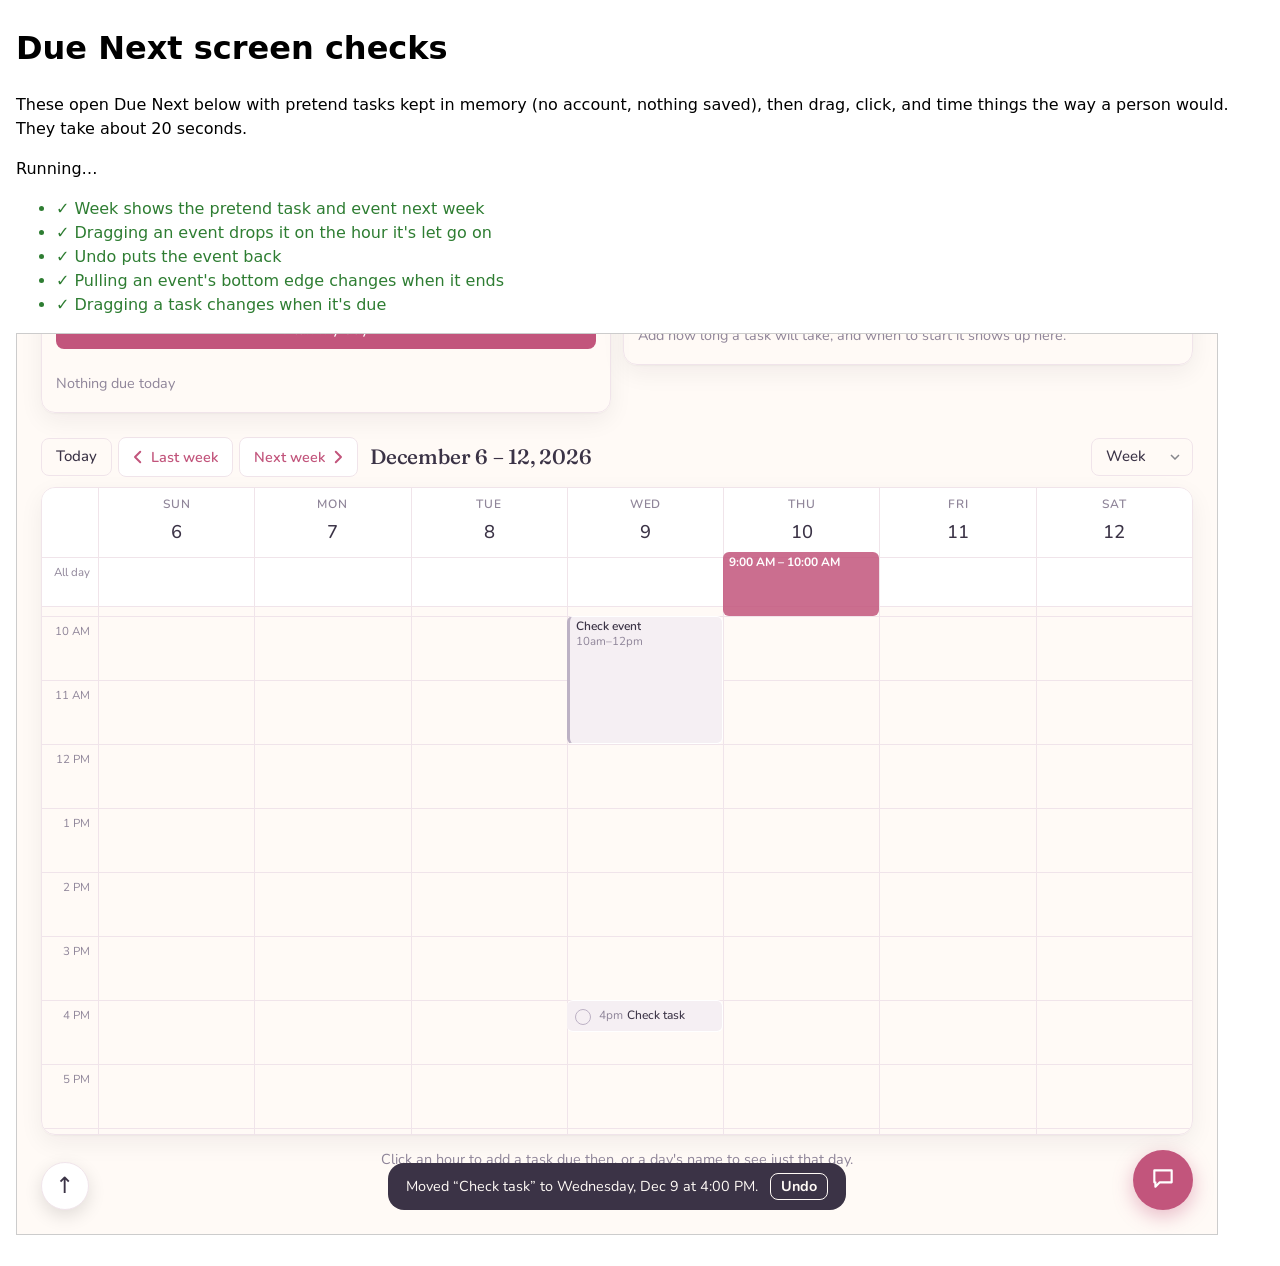
<file: screen-checks.html>
<!doctype html>
<html lang="en">
  <head>
    <meta charset="utf-8" />
    <meta name="viewport" content="width=device-width, initial-scale=1" />
    <title>Due Next Screen Checks</title>
    <style>
      body {
        font: 16px/1.5 system-ui, sans-serif;
        margin: 24px 16px;
      }
      .pass {
        color: #2e7d32;
      }
      .fail {
        color: #b3261e;
      }
      iframe {
        width: 1200px;
        max-width: 100%;
        height: 900px;
        border: 1px solid #ccc;
      }
    </style>
  </head>
  <body>
    <h1>Due Next screen checks</h1>
    <p>
      These open Due Next below with pretend tasks kept in memory (no account, nothing saved), then drag, click,
      and time things the way a person would. They take about 20 seconds.
    </p>
    <p id="summary">Running…</p>
    <ul id="results"></ul>
    <iframe id="app" title="Due Next on pretend data"></iframe>
    <script type="module">
      import { addDays, createEvent, createTask, EVENTS_KEY, startOfWeek, STORAGE_KEY, toDateKey } from "./tasks.js";

      // The pretend data: one task and one event next Wednesday, so nothing is ever in the past.
      const today = toDateKey(new Date());
      const wednesday = addDays(startOfWeek(today), 10);
      const thursday = addDays(wednesday, 1);
      const task = createTask({ name: "Check task", course: "", due: wednesday, time: "14:00" });
      const event = createEvent({ name: "Check event", date: wednesday, start: "10:00", end: "11:00" });
      window.screenCheckData = () => ({
        [STORAGE_KEY]: JSON.stringify([task]),
        [EVENTS_KEY]: JSON.stringify([event]),
        "due-view": JSON.stringify({ view: "week", dayLayout: "timeline" }),
        "due-morning-shown": today,
        "due-sunday-shown": today,
        "due-chat-greeting-seen": "true",
      });

      const frame = document.getElementById("app");
      const page = () => frame.contentDocument;
      const saved = (key) => JSON.parse(frame.contentWindow.localStorage.getItem(key));
      const pause = (ms) => new Promise((resolve) => setTimeout(resolve, ms));

      function assertEqual(actual, expected) {
        if (JSON.stringify(actual) !== JSON.stringify(expected)) {
          throw new Error(`expected ${JSON.stringify(expected)}, got ${JSON.stringify(actual)}`);
        }
      }

      async function waitFor(find, what, ms = 5000) {
        const until = Date.now() + ms;
        while (Date.now() < until) {
          const found = find();
          if (found) return found;
          await pause(50);
        }
        throw new Error(`never saw ${what}`);
      }

      function pointer(type, target, x, y) {
        const { PointerEvent } = frame.contentWindow;
        const buttons = type === "pointerup" ? 0 : 1;
        target.dispatchEvent(new PointerEvent(type, { bubbles: true, cancelable: true, clientX: x, clientY: y, pointerId: 1, button: 0, buttons, isPrimary: true }));
      }

      // Presses on `from` at a point, moves in small steps toward `target`, and lets go. `target` is
      // measured again at every step, like a hand following the screen, so the calendar scrolling
      // partway through (a trackpad brushed during the run) doesn't move where it lets go.
      async function drag(from, [x1, y1], target) {
        const grid = page().querySelector(".week-inner");
        const shift = () => grid.getBoundingClientRect().top;
        const startShift = shift();
        pointer("pointerdown", from, x1, y1);
        let x = x1;
        let y = y1;
        for (let step = 1; step <= 6; step++) {
          const [x2, y2] = target();
          // The start point scrolls along with the calendar, too.
          const startY = y1 + shift() - startShift;
          x = x1 + ((x2 - x1) * step) / 6;
          y = startY + ((y2 - startY) * step) / 6;
          pointer("pointermove", grid, x, y);
          await pause(16);
        }
        [x, y] = target();
        pointer("pointerup", grid, x, y);
        await pause(100);
      }

      // The middle of a day's column, and the top of an hour's row, on screen.
      const dayX = (dateKey) => {
        const heads = [...page().querySelectorAll(".week-day-head")];
        // Weeks start on Sunday, so a day's column is its weekday number.
        const { left, width } = heads[new Date(`${dateKey}T00:00:00`).getDay()].getBoundingClientRect();
        return left + width / 2;
      };
      const hourY = (hour) => page().querySelector(`.week-inner [data-hour="${hour}"]`).getBoundingClientRect().top;
      const scrollToHour = (hour) => page().querySelector(`.week-inner [data-hour="${hour}"]`).scrollIntoView({ block: "start" });
      const eventBlock = () => [...page().querySelectorAll(".due-event")].find((block) => block.textContent.includes("Check event"));
      const taskBlock = () => [...page().querySelectorAll(".week-task")].find((block) => block.textContent.includes("Check task"));
      const toast = () => page().getElementById("toast");

      const checks = [];
      const check = (name, body) => checks.push({ name, body });

      check("Week shows the pretend task and event next week", async () => {
        frame.src = "index.html?screen-check";
        await waitFor(() => page()?.querySelector(".week-inner"), "the week grid");
        page().getElementById("next-period").click();
        await waitFor(eventBlock, "Check event");
        await waitFor(taskBlock, "Check task");
      });

      check("Dragging an event drops it on the hour it's let go on", async () => {
        scrollToHour(9);
        const block = eventBlock();
        const x = dayX(wednesday);
        await drag(block, [x, block.getBoundingClientRect().top + 4], () => [dayX(wednesday), hourY(13) + 4]);
        const moved = saved(EVENTS_KEY)[0];
        assertEqual([moved.date, moved.start, moved.end], [wednesday, "13:00", "14:00"]);
        if (!toast().textContent.startsWith("Moved “Check event”")) throw new Error(`message said “${toast().textContent}”`);
      });

      check("Undo puts the event back", async () => {
        toast().querySelector(".toast-undo").click();
        await pause(100);
        const back = saved(EVENTS_KEY)[0];
        assertEqual([back.start, back.end], ["10:00", "11:00"]);
      });

      check("Pulling an event's bottom edge changes when it ends", async () => {
        scrollToHour(9);
        const handle = eventBlock().querySelector(".resize-handle");
        const x = dayX(wednesday);
        await drag(handle, [x, handle.getBoundingClientRect().top + 2], () => [dayX(wednesday), hourY(12) + 2]);
        const stretched = saved(EVENTS_KEY)[0];
        assertEqual([stretched.start, stretched.end], ["10:00", "12:00"]);
      });

      check("Dragging a task changes when it's due", async () => {
        scrollToHour(13);
        const block = taskBlock();
        const x = dayX(wednesday);
        await drag(block, [x, block.getBoundingClientRect().top + 4], () => [dayX(wednesday), hourY(16) + 4]);
        const moved = saved(STORAGE_KEY)[0];
        assertEqual([moved.due, moved.time], [wednesday, "16:00"]);
      });

      check("Dragging across empty time opens New event with those times", async () => {
        scrollToHour(8);
        const x = dayX(thursday);
        // The empty square for Thursday at 9 AM: the row starts with its hour label, then Sunday.
        const cell = page().querySelector(`.week-inner [data-hour="9"]`).children[new Date(`${thursday}T00:00:00`).getDay() + 1];
        await drag(cell, [x, hourY(9) + 2], () => [dayX(thursday), hourY(10) + 32]);
        const dialog = page().getElementById("add-dialog");
        assertEqual(dialog.open, true);
        const value = (id) => page().getElementById(id).value;
        assertEqual(
          [page().getElementById("add-dialog-title").textContent, value("event-start-hour"), value("event-start-minute"), value("event-end-hour"), value("event-end-minute")],
          ["New event", "9", "00", "10", "30"],
        );
        dialog.close();
      });

      check("A plain click on a task still opens it", async () => {
        taskBlock().querySelector(".chip-open").click();
        const dialog = page().getElementById("add-dialog");
        assertEqual([dialog.open, page().getElementById("add-dialog-title").textContent], [true, "Change task"]);
        dialog.close();
      });

      check("Checking off a task can be undone", async () => {
        taskBlock().querySelector(".chip-check").click();
        assertEqual(saved(STORAGE_KEY)[0].done, true);
        toast().querySelector(".toast-undo").click();
        await pause(100);
        assertEqual(saved(STORAGE_KEY)[0].done, false);
      });

      check("Deleting a task can be undone", async () => {
        taskBlock().querySelector(".chip-delete").click();
        assertEqual(saved(STORAGE_KEY).length, 0);
        if (!toast().textContent.startsWith("Deleted “Check task”")) throw new Error(`message said “${toast().textContent}”`);
        toast().querySelector(".toast-undo").click();
        await pause(100);
        assertEqual(saved(STORAGE_KEY).map((task) => task.name), ["Check task"]);
        await waitFor(taskBlock, "Check task back on the calendar");
      });

      check("Keyboard shortcuts: Ctrl+N opens a new task, Ctrl+/ jumps to search, Ctrl+T goes to today", async () => {
        const press = (key, target = page().body, ctrlKey = true) => {
          const { KeyboardEvent } = frame.contentWindow;
          target.dispatchEvent(new KeyboardEvent("keydown", { key, ctrlKey, bubbles: true, cancelable: true }));
        };
        const dialog = page().getElementById("add-dialog");
        // A plain N does nothing; Ctrl+N opens the form.
        press("n", page().body, false);
        assertEqual(dialog.open, false);
        press("n");
        assertEqual([dialog.open, page().getElementById("add-dialog-title").textContent], [true, "New task"]);
        dialog.close();
        press("/");
        const search = page().getElementById("search-input");
        assertEqual(page().activeElement, search);
        // In the search box, even Ctrl+N doesn't open a new task.
        press("n", search);
        assertEqual(dialog.open, false);
        search.blur();
        // The checks are looking at next week, so today's column isn't on screen until T.
        assertEqual(Boolean(page().querySelector(".week-day-head.is-today")), false);
        press("t");
        assertEqual(Boolean(page().querySelector(".week-day-head.is-today")), true);
        // Back to next week, where the other checks' pretend task is.
        page().getElementById("next-period").click();
      });

      check("A message with Undo stays up for 10 seconds", async () => {
        scrollToHour(13);
        const block = taskBlock();
        const x = dayX(wednesday);
        await drag(block, [x, block.getBoundingClientRect().top + 4], () => [dayX(wednesday), hourY(17) + 4]);
        const shownAt = Date.now();
        await waitFor(() => !toast().classList.contains("visible"), "the message close", 15000);
        const seconds = (Date.now() - shownAt) / 1000;
        if (seconds < 9.5 || seconds > 10.6) throw new Error(`it stayed up ${seconds.toFixed(1)} seconds`);
      });

      check("Dragging a task in Month moves it to the day it's dropped on, keeping its time", async () => {
        const select = page().getElementById("view-select");
        select.value = "month";
        select.dispatchEvent(new Event("change", { bubbles: true }));
        await pause(100);
        const chip = [...page().querySelectorAll(".month-day [data-task-id]")].find((item) => item.textContent.includes("Check task"));
        const cell = page().querySelector(`.month-day[data-date="${thursday}"]`);
        chip.scrollIntoView({ block: "center" });
        const from = chip.getBoundingClientRect();
        const to = cell.getBoundingClientRect();
        const timeBefore = saved(STORAGE_KEY)[0].time;
        const [x1, y1] = [from.left + 10, from.top + from.height / 2];
        const [x2, y2] = [to.left + to.width / 2, to.top + to.height / 2];
        pointer("pointerdown", chip, x1, y1);
        for (let step = 1; step <= 6; step++) {
          pointer("pointermove", page().body, x1 + ((x2 - x1) * step) / 6, y1 + ((y2 - y1) * step) / 6);
          await pause(16);
        }
        pointer("pointerup", page().body, x2, y2);
        await pause(100);
        assertEqual([saved(STORAGE_KEY)[0].due, saved(STORAGE_KEY)[0].time], [thursday, timeBefore]);
        toast().querySelector(".toast-undo").click();
        await pause(100);
        assertEqual(saved(STORAGE_KEY)[0].due, wednesday);
      });

      const results = document.getElementById("results");
      let failures = 0;
      for (const { name, body } of checks) {
        const item = document.createElement("li");
        try {
          await body();
          item.className = "pass";
          item.textContent = `✓ ${name}`;
        } catch (error) {
          failures++;
          item.className = "fail";
          item.textContent = `✗ ${name}: ${error.message}`;
        }
        results.append(item);
      }
      const summary = document.getElementById("summary");
      summary.textContent = failures ? `${failures} of ${checks.length} checks failed.` : `All ${checks.length} checks passed.`;
      summary.className = failures ? "fail" : "pass";
    </script>
  </body>
</html>
</file>
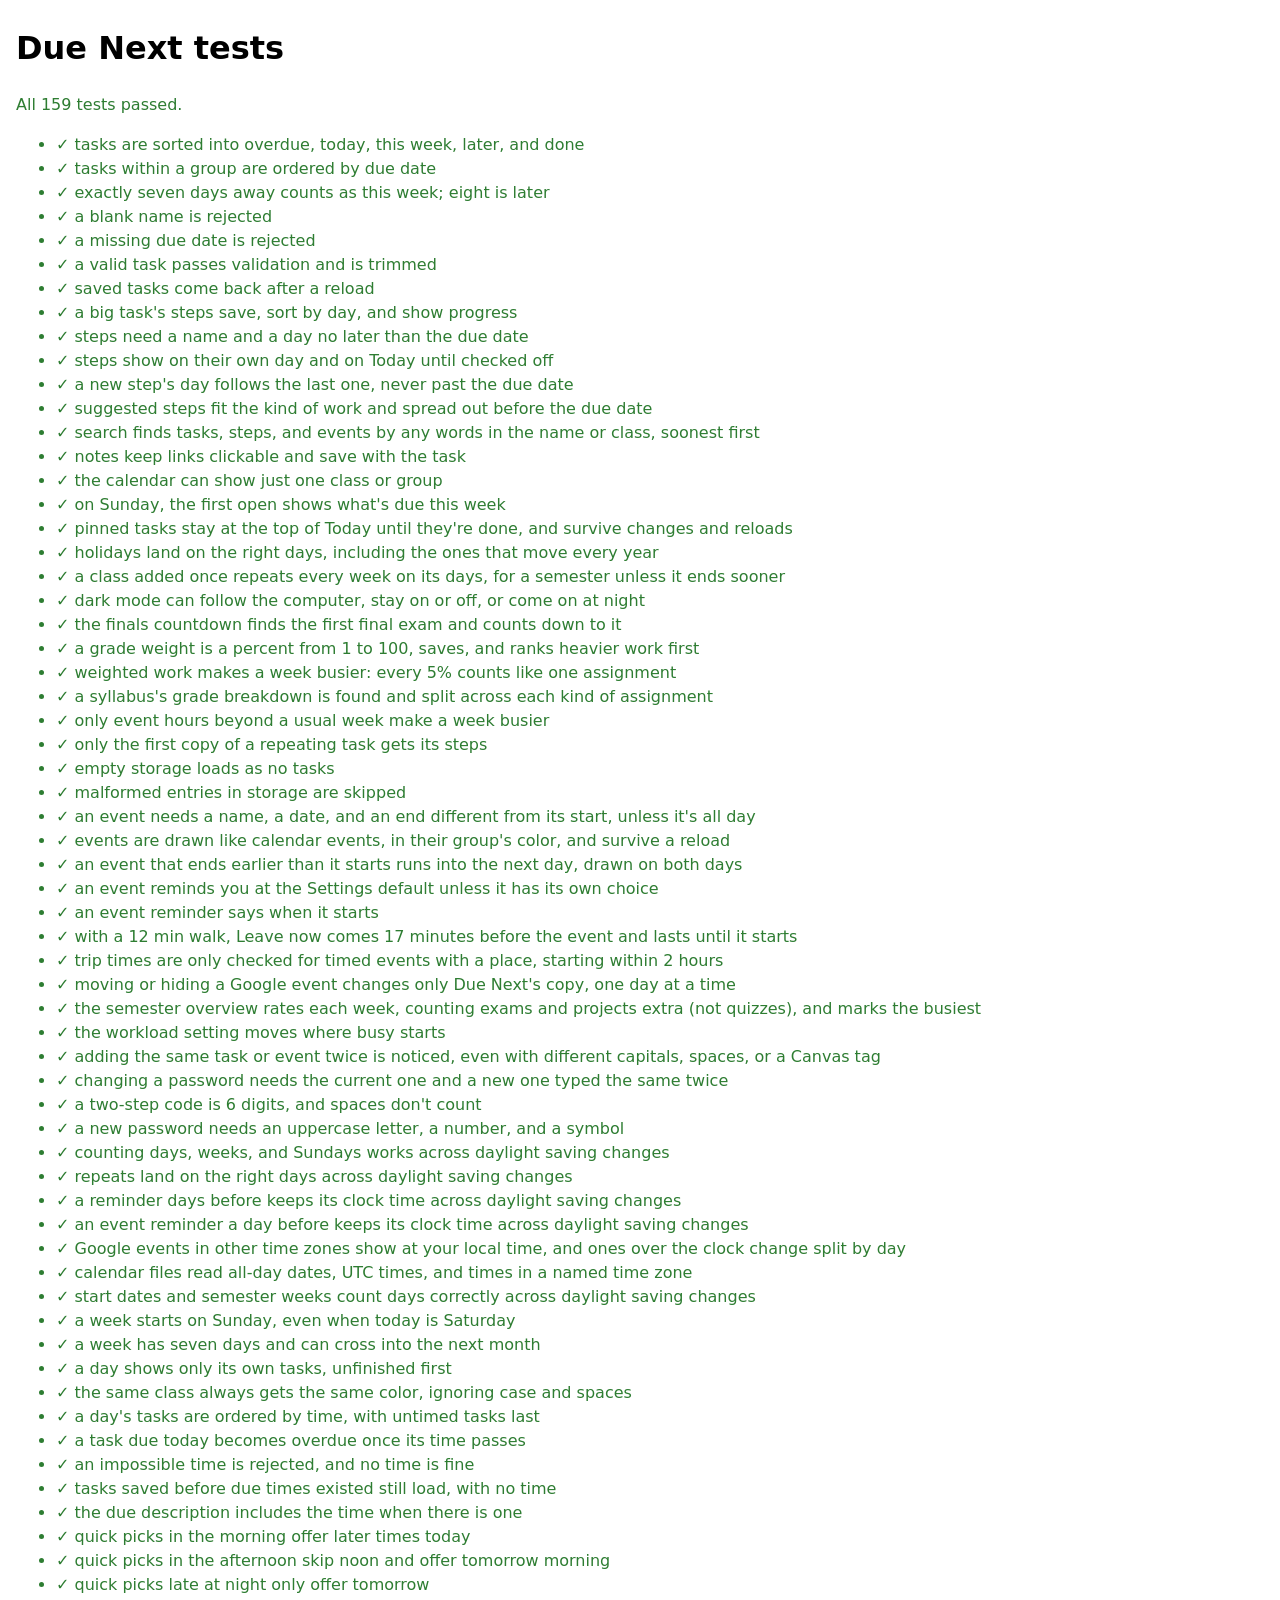
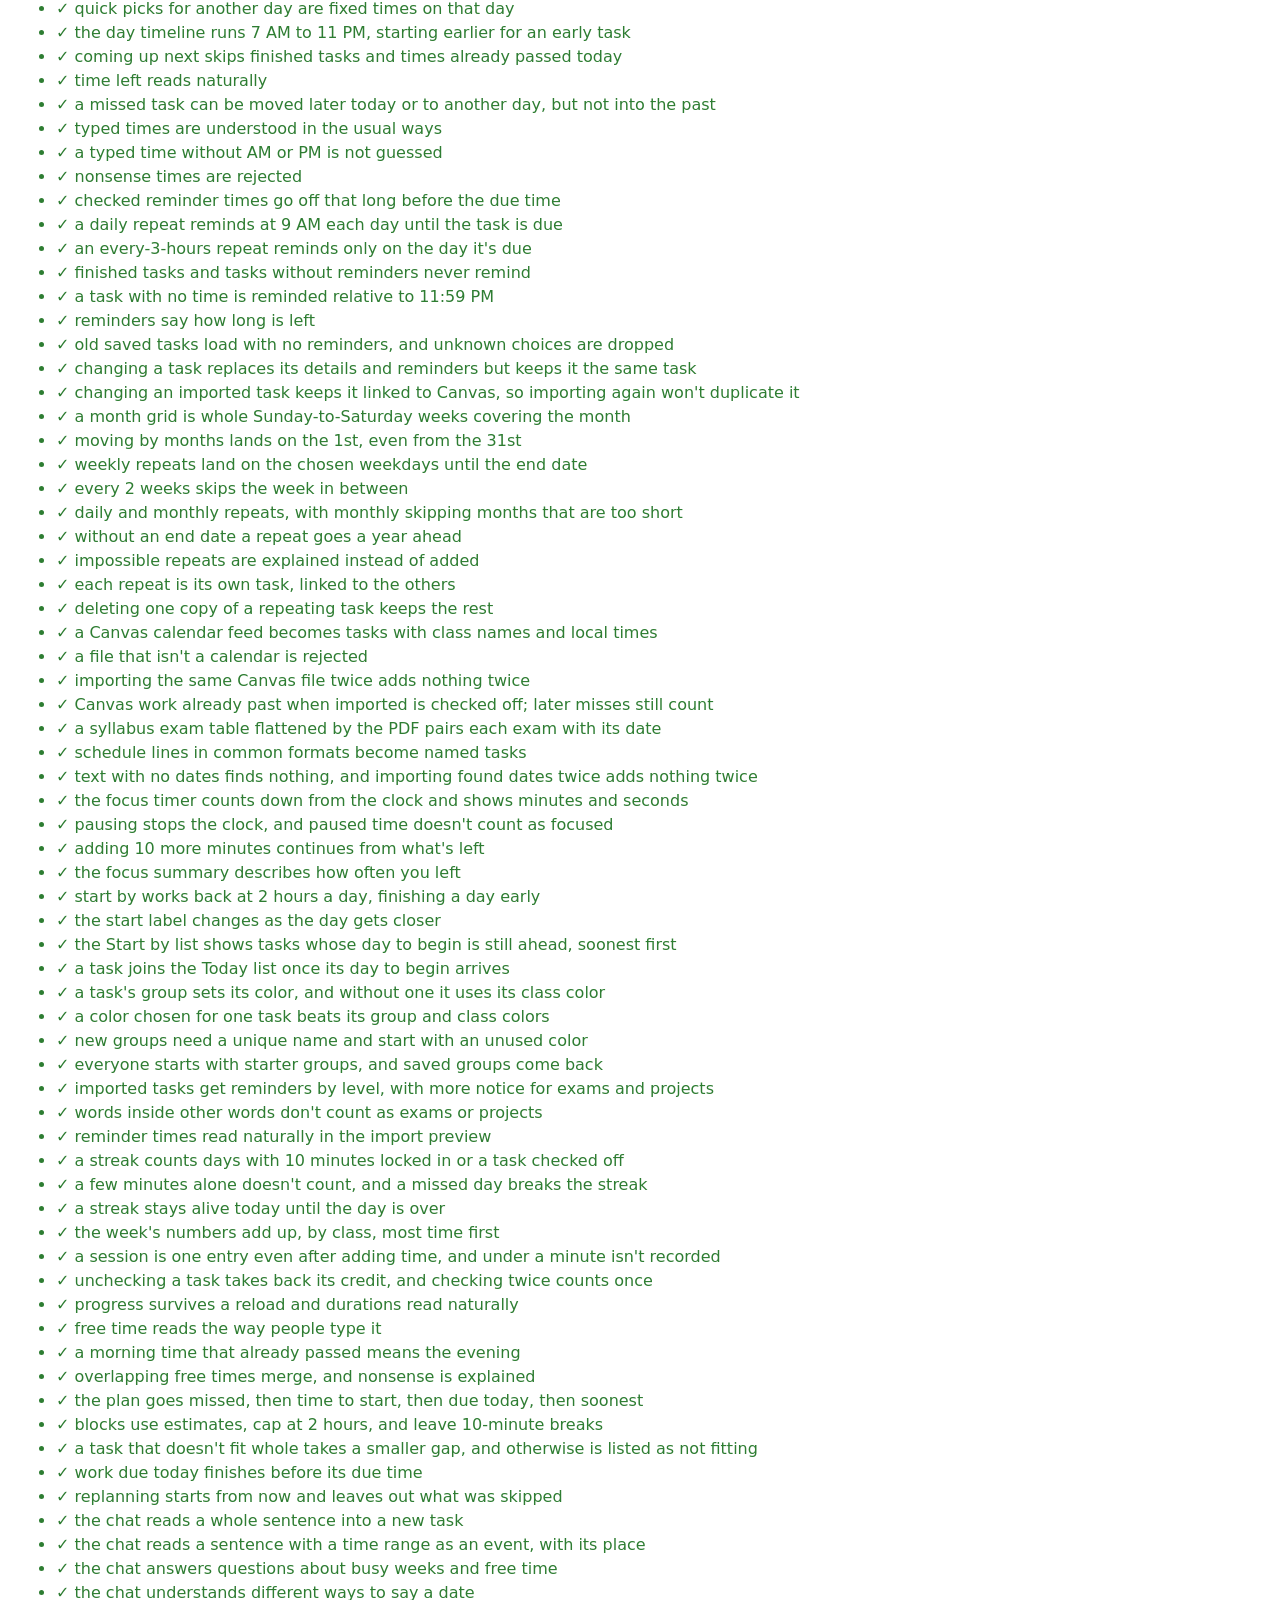
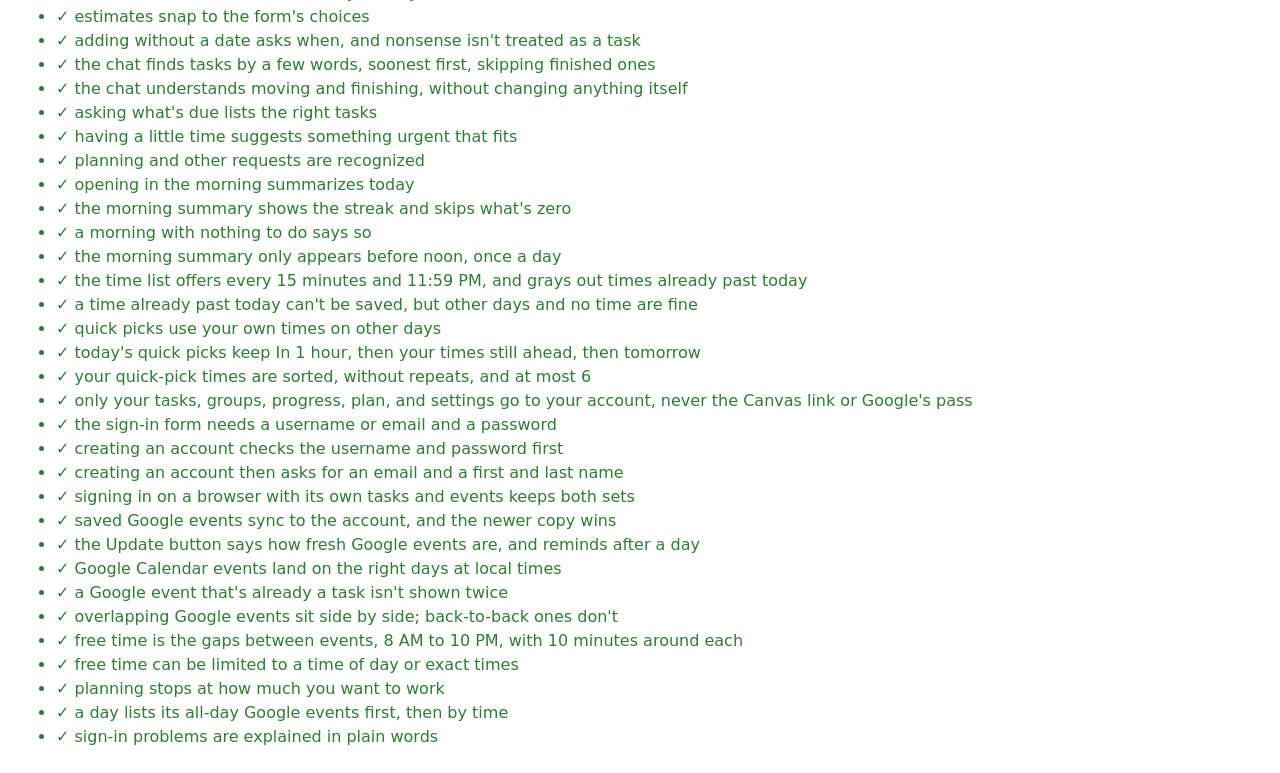
<file: tests.html>
<!doctype html>
<html lang="en">
  <head>
    <meta charset="utf-8" />
    <meta name="viewport" content="width=device-width, initial-scale=1" />
    <title>Due Next Tests</title>
    <style>
      body {
        font: 16px/1.5 system-ui, sans-serif;
        margin: 24px 16px;
      }
      .pass {
        color: #2e7d32;
      }
      .fail {
        color: #b3261e;
      }
    </style>
  </head>
  <body>
    <h1>Due Next tests</h1>
    <p id="summary">Running…</p>
    <ul id="results"></ul>
    <script type="module">
      import {
        STORAGE_KEY,
        courseColorIndex,
        describeDue,
        describeReminder,
        describeTimeLeft,
        createTask,
        cleanSteps,
        nextStepDate,
        stepProgress,
        stepsError,
        stepsOn,
        stepsToDo,
        suggestSteps,
        searchEverything,
        firstLink,
        notesParts,
        filterOptions,
        matchesFilter,
        sundayPlan,
        pinnedTasks,
        holidaysIn,
        holidaysOn,
        cleanWeight,
        parseGradeBreakdown,
        gradeWeights,
        createRepeatingEvents,
        deleteEventFromSeries,
        cleanDarkSetting,
        isDarkNow,
        guessFinalsDate,
        describeFinalsCountdown,
        EVENT_REPEAT_HORIZON_DAYS,
        groupTasks,
        loadTasks,
        nextUpTask,
        parseTimeInput,
        quickTimePicks,
        createRepeatingTasks,
        deleteFromSeries,
        addTimerMinutes,
        createTimer,
        describeLeaves,
        createGroup,
        groupNameError,
        loadGroups,
        nextGroupColor,
        saveGroups,
        taskColorIndex,
        describeReminderTimes,
        importReminders,
        formatDuration,
        loadProgress,
        recordCompletion,
        recordFocus,
        removeCompletion,
        saveProgress,
        streakInfo,
        weekProgress,
        formatMinutes,
        parseFreeTime,
        planDay,
        tasksToPlan,
        findTaskByWords,
        suggestTasks,
        understandMessage,
        morningSummary,
        formatTime,
        pastTimeError,
        cleanQuickTimes,
        quickPickLabel,
        timeChoices,
        describeStart,
        startByDate,
        tasksToStart,
        upcomingStarts,
        findDatesInText,
        formatCountdown,
        pauseTimer,
        resumeTimer,
        timerMinutesDone,
        timerRemaining,
        guessCourse,
        newCanvasEvents,
        newTextEvents,
        settleImportedCanvasTasks,
        parseCanvasCalendar,
        toDateKey,
        toTimeKey,
        repeatDates,
        repeatError,
        remindersBetween,
        rescheduleError,
        saveTasks,
        addMonths,
        monthGrid,
        startOfWeek,
        tasksDueOn,
        timelineHours,
        updateTask,
        urgencyOf,
        validateTask,
        createEvent,
        updateEvent,
        eventEntries,
        EVENTS_KEY,
        loadEvents,
        saveEvents,
        validateEvent,
        passwordChangeError,
        passwordStrengthError,
        cleanTwoStepCode,
        twoStepCodeError,
        findDuplicateTask,
        findDuplicateEvent,
        semesterWeeks,
        applyGoogleChanges,
        changeGoogleEntry,
        endsNextDay,
        describeEventReminder,
        describeGoogleUpdate,
        GOOGLE_SAVED_KEY,
        eventReminderDue,
        describeLeaveReminder,
        needsTravelCheck,
        timeToLeave,
        travelModeOf,
        weekDays,
        addDays,
        SYNCED_KEYS,
        syncedData,
        backupFile,
        signInError,
        newLoginError,
        profileError,
        normalizeUsername,
        mergeSyncedData,
        googleEventDays,
        googleEventsOn,
        eventsNotInTasks,
        eventColumns,
        freeWindows,
        describeFreeWindows,
        authErrorMessage,
      } from "./tasks.js";

      const tests = [];
      const test = (name, body) => tests.push({ name, body });
      const assertEqual = (actual, expected) => {
        const a = JSON.stringify(actual);
        const e = JSON.stringify(expected);
        if (a !== e) throw new Error(`expected ${e}, got ${a}`);
      };

      class MemoryStorage {
        #data = new Map();
        getItem(key) {
          return this.#data.has(key) ? this.#data.get(key) : null;
        }
        setItem(key, value) {
          this.#data.set(key, String(value));
        }
      }

      const today = "2026-10-13";
      const task = (name, due, done = false, time = "") => ({
        id: name,
        name,
        course: "",
        due,
        time,
        done,
        reminders: [],
        repeat: "none",
        estimateMinutes: 0,
        groupId: "",
        customColor: null,
        steps: [],
        notes: "",
        pinned: false,
        weight: null,
      });

      test("tasks are sorted into overdue, today, this week, later, and done", () => {
        const groups = groupTasks(
          [
            task("later", "2026-11-01"),
            task("week", "2026-10-20"),
            task("today", "2026-10-13"),
            task("overdue", "2026-10-10"),
            task("finished", "2026-10-01", true),
          ],
          today,
        );
        assertEqual(groups.overdue.map((t) => t.name), ["overdue"]);
        assertEqual(groups.today.map((t) => t.name), ["today"]);
        assertEqual(groups.week.map((t) => t.name), ["week"]);
        assertEqual(groups.later.map((t) => t.name), ["later"]);
        assertEqual(groups.done.map((t) => t.name), ["finished"]);
      });

      test("tasks within a group are ordered by due date", () => {
        const groups = groupTasks([task("b", "2026-10-18"), task("a", "2026-10-15")], today);
        assertEqual(groups.week.map((t) => t.name), ["a", "b"]);
      });

      test("exactly seven days away counts as this week; eight is later", () => {
        assertEqual(urgencyOf(task("x", "2026-10-20"), today), "week");
        assertEqual(urgencyOf(task("x", "2026-10-21"), today), "later");
      });

      test("a blank name is rejected", () => {
        assertEqual(validateTask({ name: "   ", due: today }), "Give the task a name.");
      });

      test("a missing due date is rejected", () => {
        assertEqual(validateTask({ name: "MP2", due: "" }), "Pick a due date.");
      });

      test("a valid task passes validation and is trimmed", () => {
        assertEqual(validateTask({ name: "MP2", due: today }), null);
        const created = createTask({ name: "  MP2  ", course: " CS 124 ", due: today });
        assertEqual([created.name, created.course, created.done], ["MP2", "CS 124", false]);
      });

      test("saved tasks come back after a reload", () => {
        const storage = new MemoryStorage();
        const saved = [task("MP2", today), task("Quiz", "2026-10-15", true)];
        saveTasks(storage, saved);
        assertEqual(loadTasks(storage), saved);
      });

      test("a big task's steps save, sort by day, and show progress", () => {
        const storage = new MemoryStorage();
        const paper = createTask({
          name: "Paper 2",
          course: "RHET 105",
          due: "2026-12-04",
          steps: [
            { id: "s3", name: " Edit ", date: "2026-12-03", done: false },
            { id: "s1", name: "Outline", date: "2026-11-30", done: true },
            { id: "s2", name: "Draft", date: "2026-12-01" },
          ],
        });
        assertEqual(paper.steps.map((step) => [step.name, step.date, step.done]), [
          ["Outline", "2026-11-30", true],
          ["Draft", "2026-12-01", false],
          ["Edit", "2026-12-03", false],
        ]);
        assertEqual(stepProgress(paper), "1 of 3 steps");
        assertEqual(stepProgress(createTask({ name: "Quiz", due: "2026-12-04" })), "");
        saveTasks(storage, [paper]);
        assertEqual(loadTasks(storage)[0].steps, paper.steps);
        // Tasks saved before steps existed load with none.
        storage.setItem(STORAGE_KEY, JSON.stringify([task("Old", "2026-12-01")].map(({ steps, ...old }) => old)));
        assertEqual(loadTasks(storage)[0].steps, []);
        assertEqual(cleanSteps("junk"), []);
      });

      test("steps need a name and a day no later than the due date", () => {
        const step = (name, date) => ({ id: name || "x", name, date, done: false });
        assertEqual(stepsError([step("Outline", "2026-11-30")], "2026-12-04"), null);
        assertEqual(stepsError([step("Outline", "2026-12-04")], "2026-12-04"), null);
        assertEqual(stepsError([step("  ", "2026-11-30")], "2026-12-04"), "Give each step a name, or remove it with ×.");
        assertEqual(stepsError([step("Outline", "")], "2026-12-04"), "Pick a day for each step.");
        assertEqual(stepsError([step("Outline", "2026-12-05")], "2026-12-04"), "Each step's day should be on or before the due date.");
      });

      test("steps show on their own day and on Today until checked off", () => {
        const paper = { ...task("Paper 2", "2026-12-04"), steps: [
          { id: "s1", name: "Outline", date: "2026-11-30", done: true },
          { id: "s2", name: "Draft", date: "2026-12-01", done: false },
          { id: "s3", name: "Edit", date: "2026-12-03", done: false },
        ] };
        const finished = { ...task("Lab", "2026-12-04", true), steps: [{ id: "l1", name: "Data", date: "2026-12-01", done: false }] };
        assertEqual(stepsOn([paper, finished], "2026-12-01").map(({ step }) => step.name), ["Draft"]);
        assertEqual(stepsToDo([paper, finished], "2026-12-02").map(({ step }) => step.name), ["Draft"]);
        assertEqual(stepsToDo([paper], "2026-12-03").map(({ step }) => step.name), ["Draft", "Edit"]);
      });

      test("a new step's day follows the last one, never past the due date", () => {
        assertEqual(nextStepDate([], "2026-12-04", "2026-11-28"), "2026-11-28");
        assertEqual(nextStepDate([{ date: "2026-11-30" }], "2026-12-04", "2026-11-28"), "2026-12-01");
        assertEqual(nextStepDate([{ date: "2026-12-04" }], "2026-12-04", "2026-11-28"), "2026-12-04");
        assertEqual(nextStepDate([{ date: "2026-11-20" }], "2026-12-04", "2026-11-28"), "2026-11-28");
        assertEqual(nextStepDate([], "2026-11-20", "2026-11-28"), "2026-11-20");
      });

      test("suggested steps fit the kind of work and spread out before the due date", () => {
        const today = "2026-11-21";
        const suggest = (name, due, estimateMinutes = 0) => suggestSteps({ name, due, estimateMinutes }, today);
        assertEqual(suggest("Paper 2", "2026-11-28"), [
          { name: "Outline", date: "2026-11-21" },
          { name: "Draft", date: "2026-11-24" },
          { name: "Edit", date: "2026-11-27" },
        ]);
        assertEqual(suggest("MATH 220 Midterm 2", "2026-12-01").map((step) => step.name), ["Review notes", "Practice problems", "Practice test"]);
        assertEqual(suggest("Quiz 9", "2026-12-01").map((step) => step.name), ["Review notes", "Practice problems"]);
        assertEqual(suggest("HW10", "2026-12-01").map((step) => step.name), ["Start problems", "Finish problems", "Check answers"]);
        assertEqual(suggest("Group project", "2026-12-01").map((step) => step.name), ["Plan", "Build", "Test"]);
        assertEqual(suggest("Latest reading", "2026-12-01").map((step) => step.name), ["Start", "Keep going", "Finish"]);
        // "Final" means an exam only when nothing else fits.
        assertEqual(suggest("Final project", "2026-12-01").map((step) => step.name), ["Plan", "Build", "Test"]);
        assertEqual(suggest("Final paper", "2026-12-01").map((step) => step.name), ["Outline", "Draft", "Edit"]);
        assertEqual(suggest("CHEM 102 Final", "2026-12-01").map((step) => step.name), ["Review notes", "Practice problems", "Practice test"]);
        // Get ahead starts the week before, not weeks early.
        assertEqual(
          suggestSteps({ name: "Midterm 3", due: "2026-12-10" }, today, { from: "2026-12-03" }).map((step) => step.date),
          ["2026-12-03", "2026-12-06", "2026-12-09"],
        );
        // A 4-hour estimate means starting 2 days before: steps begin then, not today.
        assertEqual(suggest("Essay", "2026-12-10", 240).map((step) => step.date), ["2026-12-08", "2026-12-09", "2026-12-09"]);
        // Due tomorrow: everything today. Due today: everything today.
        assertEqual(suggest("Essay", "2026-11-22").map((step) => step.date), ["2026-11-21", "2026-11-21", "2026-11-21"]);
        assertEqual(suggest("Essay", "2026-11-21").map((step) => step.date), ["2026-11-21", "2026-11-21", "2026-11-21"]);
        // Every suggestion passes the same check as steps typed by hand.
        const steps = suggest("Paper 2", "2026-11-28").map((step, index) => ({ ...step, id: String(index), done: false }));
        assertEqual(stepsError(steps, "2026-11-28"), null);
      });

      test("search finds tasks, steps, and events by any words in the name or class, soonest first", () => {
        const today = "2026-11-21";
        const quiz = { ...task("Quiz 9", "2026-11-24"), course: "MATH 220" };
        const oldQuiz = { ...task("Quiz 8", "2026-11-17", true), course: "MATH 220" };
        const paper = {
          ...task("Paper 2", "2026-12-04"),
          course: "RHET 105",
          steps: [{ id: "s1", name: "Outline", date: "2026-11-30", done: false }],
        };
        const events = [{ id: "e1", name: "MATH 220 review session", date: "2026-11-23", start: "18:00" }];
        const tasks = [quiz, oldQuiz, paper];
        const names = (text) => searchEverything(text, { tasks, events }, today).map((item) => item.name);
        assertEqual(names("math 220"), ["MATH 220 review session", "Quiz 9", "Quiz 8"]);
        assertEqual(names("220 quiz"), ["Quiz 9", "Quiz 8"]);
        assertEqual(names("outline"), ["Outline"]);
        assertEqual(names("rhet"), ["Outline", "Paper 2"]);
        assertEqual(names("  "), []);
        assertEqual(names("chemistry"), []);
        const [step] = searchEverything("outline", { tasks, events }, today);
        assertEqual([step.kind, step.taskId, step.detail, step.date], ["step", "Paper 2", "Paper 2", "2026-11-30"]);
        assertEqual(searchEverything("quiz", { tasks, events }, today, 1).length, 1);
      });

      test("notes keep links clickable and save with the task", () => {
        const notes = "Read ch. 4-6 first. Rubric: https://canvas.illinois.edu/courses/1/assignments/2, and the template (https://docs.example.com/t).";
        assertEqual(notesParts(notes), [
          { text: "Read ch. 4-6 first. Rubric: " },
          { link: "https://canvas.illinois.edu/courses/1/assignments/2" },
          { text: ", and the template (" },
          { link: "https://docs.example.com/t" },
          { text: ")." },
        ]);
        assertEqual(firstLink(notes), "https://canvas.illinois.edu/courses/1/assignments/2");
        assertEqual(firstLink("no links here"), "");
        // Only web links become clickable.
        assertEqual(firstLink("javascript:alert(1) ftp://files.example.com"), "");
        assertEqual(notesParts(""), []);
        const storage = new MemoryStorage();
        const paper = createTask({ name: "Paper 2", due: "2026-12-04", notes: `  ${notes}  ` });
        assertEqual(paper.notes, notes);
        saveTasks(storage, [paper]);
        assertEqual(loadTasks(storage)[0].notes, notes);
        assertEqual(validateTask({ name: "Paper 2", due: "2026-12-04", notes: "x".repeat(1001) }), "Keep notes under 1,000 characters.");
        assertEqual(updateTask(paper, { name: "Paper 2", due: "2026-12-05" }).notes, notes);
        assertEqual(updateTask(paper, { name: "Paper 2", due: "2026-12-05", notes: "" }).notes, "");
      });

      test("the calendar can show just one class or group", () => {
        const groups = [{ id: "school", name: "School", color: 0 }, { id: "work", name: "Work", color: 4 }, { id: "gym", name: "Gym", color: 2 }];
        const quiz = { ...task("Quiz 9", "2026-11-24"), course: "MATH 220", groupId: "school" };
        const hw = { ...task("HW10", "2026-11-25"), course: " math 220 " };
        const paper = { ...task("Paper 2", "2026-12-04"), course: "RHET 105" };
        const shift = { ...task("Shift", "2026-11-24"), groupId: "work" };
        const oldClass = { ...task("Final", "2026-05-01", true), course: "CHEM 102" };
        const review = { id: "e1", name: "Review", course: "MATH 220", groupId: "" };
        const options = filterOptions([quiz, hw, paper, shift, oldClass], [review], groups);
        assertEqual(options.map((option) => option.label), ["MATH 220", "RHET 105", "School", "Work"]);
        const math = options[0];
        assertEqual([quiz, hw, paper, shift].filter((item) => matchesFilter(item, math)).map((item) => item.name), ["Quiz 9", "HW10"]);
        assertEqual(matchesFilter(review, math), true);
        const work = options.find((option) => option.label === "Work");
        assertEqual([quiz, hw, paper, shift].filter((item) => matchesFilter(item, work)).map((item) => item.name), ["Shift"]);
        assertEqual(matchesFilter(paper, null), true);
        assertEqual(matchesFilter({ ...task("No class", "2026-11-24") }, { kind: "course", value: "" }), false);
      });

      test("on Sunday, the first open shows what's due this week", () => {
        const sunday = new Date("2026-11-22T10:00");
        const tasks = [
          { ...task("HW10", "2026-11-25", false, "23:59"), course: "MATH 220" },
          { ...task("Quiz 9", "2026-11-25", false, "10:00"), course: "MATH 220" },
          { ...task("Midterm 2", "2026-11-27"), course: "CHEM 102" },
          { ...task("Paper 2", "2026-11-29"), course: "RHET 105", steps: [{ id: "s", name: "Outline", date: "2026-11-24", done: false }] },
          { ...task("Lab 5", "2026-11-23", true) },
          { ...task("Old", "2026-11-20") },
        ];
        const plan = sundayPlan(tasks, sunday, "");
        assertEqual(plan.due.map((item) => item.name), ["Quiz 9", "HW10", "Midterm 2"]);
        assertEqual(plan.busiest, { date: "2026-11-25", count: 2 });
        assertEqual(plan.big.map((item) => item.name), ["Midterm 2"]);
        assertEqual(plan.steps, 1);
        // Once a Sunday, and only on Sundays.
        assertEqual(sundayPlan(tasks, sunday, "2026-11-22"), null);
        assertEqual(sundayPlan(tasks, new Date("2026-11-23T10:00"), ""), null);
        // A quiet week still gets a card, just with nothing due.
        const quiet = sundayPlan([], sunday, "");
        assertEqual([quiet.due, quiet.busiest, quiet.big, quiet.steps], [[], null, [], 0]);
      });

      test("pinned tasks stay at the top of Today until they're done, and survive changes and reloads", () => {
        const essay = { ...task("Essay", "2026-12-10"), pinned: true };
        const quiz = { ...task("Quiz", "2026-11-30", false, "10:00"), pinned: true };
        const doneLab = { ...task("Lab", "2026-11-25", true), pinned: true };
        const plain = task("HW", "2026-11-24");
        assertEqual(pinnedTasks([essay, quiz, doneLab, plain]).map((item) => item.name), ["Quiz", "Essay"]);
        assertEqual(updateTask(essay, { name: "Essay draft", due: "2026-12-11" }).pinned, true);
        assertEqual(createTask({ name: "New", due: "2026-12-01" }).pinned, false);
        const storage = new MemoryStorage();
        saveTasks(storage, [essay]);
        assertEqual(loadTasks(storage)[0].pinned, true);
      });

      test("holidays land on the right days, including the ones that move every year", () => {
        const on = (year) => Object.fromEntries(holidaysIn(year).map((holiday) => [holiday.name, holiday.date]));
        const y2026 = on(2026);
        assertEqual(
          [y2026["Martin Luther King Jr. Day"], y2026["Presidents' Day"], y2026.Easter, y2026["Mother's Day"], y2026["Memorial Day"]],
          ["2026-01-19", "2026-02-16", "2026-04-05", "2026-05-10", "2026-05-25"],
        );
        assertEqual(
          [y2026["Father's Day"], y2026["Labor Day"], y2026["Indigenous Peoples' Day"], y2026.Thanksgiving, y2026.Halloween],
          ["2026-06-21", "2026-09-07", "2026-10-12", "2026-11-26", "2026-10-31"],
        );
        const y2027 = on(2027);
        assertEqual([y2027.Easter, y2027.Thanksgiving, y2027["Memorial Day"]], ["2027-03-28", "2027-11-25", "2027-05-31"]);
        assertEqual(on(2025).Easter, "2025-04-20");
        assertEqual(holidaysOn("2026-11-26").map((holiday) => [holiday.name, holiday.start, holiday.holiday]), [["Thanksgiving", "", true]]);
        assertEqual(holidaysOn("2026-11-27"), []);
      });

      test("a class added once repeats every week on its days, for a semester unless it ends sooner", () => {
        const lecture = { name: "MATH 220 lecture", course: "MATH 220", date: "2026-08-24", start: "10:00", end: "10:50" };
        const mwf = createRepeatingEvents(lecture, { repeats: "weekly", weekdays: [1, 3, 5], until: "2026-09-04" });
        assertEqual(mwf.map((event) => event.date), ["2026-08-24", "2026-08-26", "2026-08-28", "2026-08-31", "2026-09-02", "2026-09-04"]);
        assertEqual(new Set(mwf.map((event) => event.seriesId)).size, 1);
        assertEqual(new Set(mwf.map((event) => event.id)).size, 6);
        assertEqual([mwf[3].start, mwf[3].end, mwf[3].course], ["10:00", "10:50", "MATH 220"]);
        // No end date: 16 weeks of Mondays.
        const mondays = createRepeatingEvents(lecture, { repeats: "weekly", weekdays: [1], until: "" });
        assertEqual([mondays.length, mondays.at(-1).date], [16, "2026-12-07"]);
        assertEqual(EVENT_REPEAT_HORIZON_DAYS, 112);
        assertEqual(createRepeatingEvents(lecture, { repeats: "none" }).map((event) => event.seriesId), [undefined]);
        // Changing one copy keeps it in the series; deleting offers one, this and later, or all.
        assertEqual(updateEvent(mwf[1], { ...lecture, date: "2026-08-26", start: "11:00", end: "11:50" }).seriesId, mwf[0].seriesId);
        const other = createEvent({ name: "Club", date: "2026-08-25", start: "18:00", end: "19:00" });
        const all = [...mwf, other];
        assertEqual(deleteEventFromSeries(all, mwf[2], "one").length, 6);
        assertEqual(deleteEventFromSeries(all, mwf[2], "following").map((event) => event.date), ["2026-08-24", "2026-08-26", "2026-08-25"]);
        assertEqual(deleteEventFromSeries(all, mwf[2], "all").map((event) => event.name), ["Club"]);
      });

      test("dark mode can follow the computer, stay on or off, or come on at night", () => {
        const at = (clock) => new Date(`2026-11-22T${clock}`);
        assertEqual(cleanDarkSetting(null), { mode: "system", from: "20:00", to: "07:00" });
        assertEqual(cleanDarkSetting({ mode: "bogus", from: "25:00", to: "06:30" }), { mode: "system", from: "20:00", to: "06:30" });
        assertEqual([isDarkNow({ mode: "system" }, at("12:00"), true), isDarkNow({ mode: "system" }, at("12:00"), false)], [true, false]);
        assertEqual([isDarkNow({ mode: "on" }, at("12:00"), false), isDarkNow({ mode: "off" }, at("23:00"), true)], [true, false]);
        const night = { mode: "night", from: "20:00", to: "07:00" };
        assertEqual(["19:59", "20:00", "23:30", "00:15", "06:59", "07:00", "12:00"].map((clock) => isDarkNow(night, at(clock), false)), [false, true, true, true, true, false, false]);
        const afternoon = { mode: "night", from: "13:00", to: "17:00" };
        assertEqual(["12:59", "13:00", "16:59", "17:00"].map((clock) => isDarkNow(afternoon, at(clock), false)), [false, true, true, false]);
      });

      test("the finals countdown finds the first final exam and counts down to it", () => {
        const today = "2026-11-22";
        const tasks = [
          { ...task("Final project", "2026-12-04") },
          { ...task("CHEM 102 Final", "2026-12-15") },
          { ...task("MATH 220 Final Exam", "2026-12-11") },
          { ...task("Old final", "2026-05-10") },
          { ...task("Finished final", "2026-12-09", true) },
        ];
        assertEqual(guessFinalsDate(tasks, today), "2026-12-11");
        assertEqual(guessFinalsDate([task("Final paper", "2026-12-01")], today), "");
        assertEqual(describeFinalsCountdown("2026-12-11", today), `2 weeks until finals (${new Date("2026-12-11T00:00:00").toLocaleDateString(undefined, { month: "short", day: "numeric" })})`);
        assertEqual(describeFinalsCountdown("2026-12-11", "2026-12-01").startsWith("10 days until finals"), true);
        assertEqual(describeFinalsCountdown("2026-12-11", "2026-12-10"), "Finals start tomorrow");
        assertEqual(describeFinalsCountdown("2026-12-11", "2026-12-11"), "Finals start today");
        assertEqual(describeFinalsCountdown("2026-12-11", "2026-12-12"), "");
        assertEqual(describeFinalsCountdown("", today), "");
      });

      test("a grade weight is a percent from 1 to 100, saves, and ranks heavier work first", () => {
        assertEqual([cleanWeight("25"), cleanWeight(12.6), cleanWeight(""), cleanWeight(0), cleanWeight(101), cleanWeight("abc")], [25, 13, null, null, null, null]);
        assertEqual(validateTask({ name: "Exam", due: "2026-12-04", weight: "150" }), "Worth should be a percent from 1 to 100.");
        assertEqual(validateTask({ name: "Exam", due: "2026-12-04", weight: "" }), null);
        const exam = createTask({ name: "Midterm 2", due: "2026-12-04", weight: "25" });
        assertEqual(exam.weight, 25);
        const storage = new MemoryStorage();
        saveTasks(storage, [exam]);
        assertEqual(loadTasks(storage)[0].weight, 25);
        // Same day: the 25% exam is planned before the small quiz, even though the quiz is due earlier.
        const quiz = { ...task("Quiz", "2026-11-24", false, "09:00"), weight: 2 };
        const midterm = { ...task("Midterm", "2026-11-24", false, "19:00"), weight: 25 };
        assertEqual(tasksToPlan([quiz, midterm], "2026-11-24", "08:00").map(({ task: planned }) => planned.name), ["Midterm", "Quiz"]);
      });

      test("weighted work makes a week busier: every 5% counts like one assignment", () => {
        const today = "2026-11-22";
        const scoreOf = (tasks) => semesterWeeks(tasks, today)[0].score;
        // Unweighted, a "Final" counts 3 like any exam; at 30% of the grade it counts 6.
        assertEqual(scoreOf([task("Final", "2026-11-25")]), 3);
        assertEqual(scoreOf([{ ...task("Final", "2026-11-25"), weight: 30 }]), 6);
        // A 2% quiz counts half of an assignment.
        assertEqual(scoreOf([{ ...task("Quiz", "2026-11-25"), weight: 2 }]), 0.5);
      });

      test("a syllabus's grade breakdown is found and split across each kind of assignment", () => {
        const syllabus = [
          "MATH 220 Calculus — Fall 2026",
          "Grading",
          "Homework (lowest dropped) .......... 20%",
          "Quizzes 10%",
          "Midterm Exams (2) 30%",
          "Final Exam 25%",
          "Participation 5%",
          "Grading scale: A 93% B 83% C 73%",
        ].join("\n");
        const breakdown = parseGradeBreakdown(syllabus);
        assertEqual(breakdown.map(({ kind, percent }) => `${kind} ${percent}`), ["homework 20", "quiz 10", "midterm 30", "final 25"]);
        assertEqual(breakdown.find(({ kind }) => kind === "midterm").count, 2);
        // The syllabus says 2 midterms, so even with only one in the list, it's 15%, not 30%.
        assertEqual(gradeWeights([{ name: "Midterm 2" }], breakdown), [15]);
        assertEqual(parseGradeBreakdown("3 exams 45%")[0].count, 3);
        const items = [
          ...Array.from({ length: 10 }, (_, index) => ({ name: `HW${index + 1}` })),
          ...Array.from({ length: 5 }, (_, index) => ({ name: `Quiz ${index + 1}` })),
          { name: "Midterm 1" },
          { name: "Midterm 2" },
          { name: "Final Exam" },
          { name: "Final project" },
        ];
        const weights = gradeWeights(items, breakdown);
        assertEqual(weights.slice(0, 2), [2, 2]);
        assertEqual(weights.slice(10, 12), [2, 2]);
        assertEqual(weights.slice(15), [15, 15, 25, null]);
        // No separate "Final" line: the final shares the exams' percent.
        const exams = gradeWeights([{ name: "Midterm 1" }, { name: "Midterm 2" }, { name: "Final Exam" }], parseGradeBreakdown("Exams 50%"));
        assertEqual(exams, [17, 17, 17]);
        // "Final project" is a project, not the final.
        assertEqual(gradeWeights([{ name: "Final project" }], parseGradeBreakdown("Final Project 20%\nFinal Exam 30%")), [20]);
        assertEqual(parseGradeBreakdown("No grading info here."), []);
      });

      test("only event hours beyond a usual week make a week busier", () => {
        const today = "2026-11-22";
        // Classes: 3 hours every week for 6 weeks (Mon, Wed, Fri, 10-11).
        const classes = [];
        for (let week = 0; week < 6; week++) {
          for (const day of [1, 3, 5]) classes.push({ date: addDays("2026-11-22", week * 7 + day), start: "10:00", end: "11:00" });
        }
        // Week 3 also has a 2-hour review session and a 3-hour club event; week 4 has a 30-minute meeting.
        const extras = [
          { date: "2026-12-07", start: "18:00", end: "20:00" },
          { date: "2026-12-09", start: "13:00", end: "16:00" },
          { date: "2026-12-15", start: "12:00", end: "12:30" },
          { date: "2026-12-08", start: "", end: "" },
        ];
        const weeks = semesterWeeks([task("HW", "2026-12-01")], today, { events: [...classes, ...extras] });
        assertEqual(weeks.map((week) => week.eventMinutes / 60).slice(0, 5), [3, 3, 8, 3.5, 3]);
        // A usual week is 3 hours, so only week 3's 5 extra hours count; half an hour extra doesn't.
        assertEqual(weeks.map((week) => week.extraEventMinutes / 60).slice(0, 5), [0, 0, 5, 0, 0]);
        assertEqual(weeks[2].score, 2.5);
        assertEqual(weeks[2].level === "free", false);
        // Without any events nothing changes.
        assertEqual(semesterWeeks([task("HW", "2026-12-01")], today).map((week) => week.extraEventMinutes), [0, 0, 0, 0, 0, 0]);
      });

      test("only the first copy of a repeating task gets its steps", () => {
        const copies = createRepeatingTasks(
          { name: "Essay", course: "", due: "2026-11-02", time: "", steps: [{ id: "s", name: "Outline", date: "2026-11-01" }] },
          { repeats: "weekly", weekdays: [1], until: "2026-11-16" },
        );
        assertEqual(copies.map((copy) => copy.steps.length), [1, 0, 0]);
      });

      test("empty storage loads as no tasks", () => {
        assertEqual(loadTasks(new MemoryStorage()), []);
      });

      test("malformed entries in storage are skipped", () => {
        const storage = new MemoryStorage();
        storage.setItem(STORAGE_KEY, JSON.stringify([task("ok", today), { name: 5 }, null]));
        assertEqual(loadTasks(storage).map((t) => t.name), ["ok"]);
      });

      test("an event needs a name, a date, and an end different from its start, unless it's all day", () => {
        const event = { name: "Study group", date: "2026-11-10", start: "15:00", end: "17:00" };
        assertEqual(validateEvent(event), null);
        assertEqual(validateEvent({ ...event, name: " " }), "Give the event a name.");
        assertEqual(validateEvent({ ...event, end: "15:00" }), "Pick an end time different from the start time.");
        assertEqual(validateEvent({ ...event, start: "", end: "" }), "Pick a start and an end time, or check All day.");
        assertEqual(validateEvent({ ...event, start: "", end: "", allDay: true }), null);
      });

      test("events are drawn like calendar events, in their group's color, and survive a reload", () => {
        const groups = [{ id: "school", name: "School", color: 0 }];
        const event = createEvent({ name: "Study group", date: "2026-11-10", start: "15:00", end: "17:00", groupId: "school" });
        const storage = new MemoryStorage();
        saveEvents(storage, [event]);
        const [entry] = eventEntries(loadEvents(storage), groups);
        assertEqual([entry.eventId, entry.date, entry.start, entry.end, entry.colorIndex], [event.id, "2026-11-10", "15:00", "17:00", 0]);
      });

      test("an event that ends earlier than it starts runs into the next day, drawn on both days", () => {
        const party = createEvent({ name: "Party", date: "2026-11-13", start: "23:30", end: "00:30" });
        assertEqual(validateEvent(party), null);
        assertEqual(endsNextDay(party), true);
        assertEqual(
          eventEntries([party], []).map((entry) => [entry.date, entry.start, entry.end]),
          [["2026-11-13", "23:30", "23:59"], ["2026-11-14", "00:00", "00:30"]],
        );
      });

      test("an event reminds you at the Settings default unless it has its own choice", () => {
        const event = createEvent({ name: "Study group", date: "2026-11-10", start: "15:00", end: "17:00" });
        const at = (time) => new Date(`2026-11-10T${time}:00`).getTime();
        // Default 30 min: the 2:30 PM check fires, a check that already passed 2:30 doesn't.
        assertEqual(eventReminderDue(event, "30", at("14:29"), at("14:30")), true);
        assertEqual(eventReminderDue(event, "30", at("14:30"), at("14:31")), false);
        assertEqual(eventReminderDue({ ...event, reminder: "10" }, "30", at("14:49"), at("14:50")), true);
        assertEqual(eventReminderDue({ ...event, reminder: "none" }, "30", at("14:29"), at("14:30")), false);
        assertEqual(eventReminderDue(event, "none", at("14:29"), at("14:30")), false);
        // All-day events count back from 9 AM.
        const allDay = { ...event, start: "", end: "" };
        assertEqual(eventReminderDue(allDay, "0", at("08:59"), at("09:00")), true);
      });

      test("an event reminder says when it starts", () => {
        const event = createEvent({ name: "Study group", date: "2026-11-10", start: "15:00", end: "17:00" });
        assertEqual(describeEventReminder(event, new Date("2026-11-10T14:30:00")), "Starts in 30 min, at 3:00 PM");
        assertEqual(describeEventReminder(event, new Date("2026-11-10T15:00:00")), "Starts now, until 5:00 PM");
        assertEqual(describeEventReminder(event, new Date("2026-11-10T13:00:00")), "Starts in 2 hours, at 3:00 PM");
        assertEqual(describeEventReminder({ ...event, start: "", end: "" }, new Date("2026-11-09T09:00:00")), "Tomorrow, all day");
      });

      test("with a 12 min walk, Leave now comes 17 minutes before the event and lasts until it starts", () => {
        const place = { lat: 40.114, lon: -88.224, name: "Siebel Center" };
        const event = createEvent({ name: "Study group", date: "2026-11-10", start: "15:00", end: "17:00", location: "Siebel", place });
        const at = (time) => new Date(`2026-11-10T${time}:00`).getTime();
        assertEqual([timeToLeave(event, 12, at("14:42")), timeToLeave(event, 12, at("14:43")), timeToLeave(event, 12, at("15:00"))], [false, true, false]);
        const mode = travelModeOf(event, "walk");
        assertEqual(describeLeaveReminder(event, 12, mode), "12 min walk to Siebel Center, starts at 3:00 PM");
        assertEqual(travelModeOf({ ...event, travelMode: "drive" }, "walk").id, "drive");
      });

      test("trip times are only checked for timed events with a place, starting within 2 hours", () => {
        const place = { lat: 40.114, lon: -88.224, name: "Siebel Center" };
        const event = createEvent({ name: "Study group", date: "2026-11-10", start: "15:00", end: "17:00", location: "Siebel", place });
        const at = (time) => new Date(`2026-11-10T${time}:00`).getTime();
        assertEqual([needsTravelCheck(event, at("12:59")), needsTravelCheck(event, at("13:00")), needsTravelCheck(event, at("15:00"))], [false, true, false]);
        assertEqual(needsTravelCheck({ ...event, place: null }, at("14:00")), false);
        // Clearing the location drops the place, so an old place can't be used.
        assertEqual(createEvent({ name: "x", date: "2026-11-10", start: "15:00", end: "16:00", location: " ", place }).place, null);
      });

      test("moving or hiding a Google event changes only Due Next's copy, one day at a time", () => {
        const monday = { id: "class_1:2026-11-09", name: "ECON 103", date: "2026-11-09", start: "09:00", end: "09:50" };
        const wednesday = { ...monday, id: "class_2:2026-11-11", date: "2026-11-11" };
        let changes = changeGoogleEntry({}, monday, { date: "2026-11-09", start: "10:00", end: "10:50" });
        changes = changeGoogleEntry(changes, wednesday, { hidden: true });
        const shown = applyGoogleChanges([monday, wednesday], changes);
        assertEqual(shown.map((entry) => [entry.date, entry.start, entry.original?.start]), [["2026-11-09", "10:00", "09:00"]]);
        // Dragging it back to Google's own time forgets the change.
        assertEqual(changeGoogleEntry(changes, shown[0], { date: "2026-11-09", start: "09:00", end: "09:50" })[monday.id], undefined);
        assertEqual(Object.keys(changeGoogleEntry(changes, wednesday, null)), [monday.id]);
      });

      test("the semester overview rates each week, counting exams and projects extra (not quizzes), and marks the busiest", () => {
        const due = (name, date, extra = {}) => ({ ...task(name, date), ...extra });
        const tasks = [
          due("HW 9", "2026-11-17"),
          due("Exam 3", "2026-12-02"),
          due("Final Project", "2026-12-03", { estimateMinutes: 240 }),
          due("Essay draft", "2026-12-04"),
          due("Quiz 11", "2026-12-04"),
          task("Old done thing", "2026-12-03", true),
        ];
        const weeks = semesterWeeks(tasks, "2026-11-15");
        assertEqual(weeks.length, 6);
        assertEqual([weeks[0].start, weeks[0].level], ["2026-11-15", "light"]);
        const crunch = weeks.find((week) => week.start === "2026-11-29");
        assertEqual(
          [crunch.exams.map((t) => t.name), crunch.projects.map((t) => t.name), crunch.assignments.length, crunch.minutes, crunch.level, crunch.busiest],
          [["Exam 3"], ["Final Project", "Essay draft"], 1, 240, "very-busy", true],
        );
        assertEqual(weeks.filter((week) => week.busiest).length, 1);
        assertEqual(weeks[1].level, "free");
        // Thursday has the Final Project with 4 hours estimated, the most of any day that week.
        assertEqual([crunch.days.length, crunch.heaviest.date, crunch.heaviest.tasks.map((t) => t.name)], [7, "2026-12-03", ["Final Project"]]);
        // A single ordinary assignment doesn't make a heaviest day.
        assertEqual(weeks[0].heaviest, null);
      });

      test("the workload setting moves where busy starts", () => {
        const tasks = [
          { ...task("Project slides", "2026-12-07") },
          { ...task("Project infographic", "2026-12-08") },
          ...["A", "B", "C", "D", "E"].map((name) => task(name, "2026-12-09")),
        ];
        const levelOn = (workload) => semesterWeeks(tasks, "2026-11-15", { workload }).find((week) => week.start === "2026-12-06").level;
        assertEqual([levelOn("less"), levelOn("normal"), levelOn("more")], ["very-busy", "busy", "steady"]);
      });

      test("adding the same task or event twice is noticed, even with different capitals, spaces, or a Canvas tag", () => {
        const exam = { ...task("Exam 3 [math_220_120268]", "2026-12-03"), course: "MATH 220" };
        assertEqual(findDuplicateTask([exam], { name: "exam  3", due: "2026-12-03" }), exam);
        assertEqual(findDuplicateTask([exam], { name: "Exam 3", due: "2026-12-04" }), null);
        assertEqual(findDuplicateTask([exam], { name: "Exam 4", due: "2026-12-03" }), null);
        const club = createEvent({ name: "Club meeting", date: "2026-11-18", start: "18:00", end: "19:00" });
        assertEqual(findDuplicateEvent([club], { name: "club meeting", date: "2026-11-18" }), club);
        assertEqual(findDuplicateEvent([club], { name: "Club meeting", date: "2026-11-25" }), null);
      });

      test("changing a password needs the current one and a new one typed the same twice", () => {
        const change = { current: "Oldpass1!", next: "Newpass1!", again: "Newpass1!" };
        assertEqual(passwordChangeError(change), "");
        assertEqual(passwordChangeError({ ...change, current: "" }), "Type your current password.");
        assertEqual(passwordChangeError({ ...change, next: "newpass1!", again: "newpass1!" }), "Your password also needs an uppercase letter.");
        assertEqual(passwordChangeError({ ...change, again: "Newpass2!" }), "The new passwords don't match.");
        assertEqual(passwordChangeError({ ...change, next: "Oldpass1!", again: "Oldpass1!" }), "That's the same as your current password. Pick a new one.");
      });

      test("a two-step code is 6 digits, and spaces don't count", () => {
        assertEqual(twoStepCodeError("123456"), "");
        assertEqual(twoStepCodeError(" 123 456 "), "");
        assertEqual(cleanTwoStepCode(" 123 456 "), "123456");
        assertEqual(twoStepCodeError(""), "Type the 6-digit code from your authenticator app.");
        assertEqual(twoStepCodeError("12345"), "The code is 6 digits, like 123 456.");
        assertEqual(twoStepCodeError("12345a"), "The code is 6 digits, like 123 456.");
        assertEqual(authErrorMessage("auth/invalid-verification-code"), "That code isn't right. Type the newest 6-digit code from your authenticator app.");
      });

      test("a new password needs an uppercase letter, a number, and a symbol", () => {
        assertEqual(passwordStrengthError("Secret1!"), "");
        assertEqual(passwordStrengthError("Ab1!"), "Use at least 6 characters for your password, with an uppercase letter, a number, and a symbol.");
        assertEqual(passwordStrengthError("secret1!"), "Your password also needs an uppercase letter.");
        assertEqual(passwordStrengthError("Secret!!"), "Your password also needs a number.");
        assertEqual(passwordStrengthError("Secret11"), "Your password also needs a symbol like ! or #.");
        assertEqual(passwordStrengthError("secretpass"), "Your password also needs an uppercase letter, a number, and a symbol like ! or #.");
        assertEqual(passwordStrengthError("My pass 1"), "");
        assertEqual(signInError({ login: "olivia_g", password: "oldweak" }), "");
      });

      // Dates, time zones, and daylight saving. In the US, clocks fell back on Nov 1, 2026 and sprang
      // forward on Mar 8, 2026. Each check is about clock times ("9 AM the day before"), so it means the
      // same thing in any time zone and catches mistakes wherever clocks change.
      const clock = (y, m, d, h = 0, min = 0) => new Date(y, m - 1, d, h, min).getTime();

      test("counting days, weeks, and Sundays works across daylight saving changes", () => {
        assertEqual([addDays("2026-10-31", 1), addDays("2026-11-01", 1), addDays("2026-03-07", 2), addDays("2026-11-08", -7)], [
          "2026-11-01", "2026-11-02", "2026-03-09", "2026-11-01",
        ]);
        assertEqual([startOfWeek("2026-11-07"), startOfWeek("2026-03-14"), startOfWeek("2026-11-01")], ["2026-11-01", "2026-03-08", "2026-11-01"]);
        assertEqual(weekDays("2026-03-08"), ["2026-03-08", "2026-03-09", "2026-03-10", "2026-03-11", "2026-03-12", "2026-03-13", "2026-03-14"]);
        assertEqual(monthGrid("2026-11-15").length, 35);
      });

      test("repeats land on the right days across daylight saving changes", () => {
        assertEqual(repeatDates("2026-10-26", { repeats: "weekly", until: "2026-11-16" }), ["2026-10-26", "2026-11-02", "2026-11-09", "2026-11-16"]);
        assertEqual(repeatDates("2026-03-07", { repeats: "daily", until: "2026-03-10" }), ["2026-03-07", "2026-03-08", "2026-03-09", "2026-03-10"]);
        assertEqual(repeatDates("2026-10-31", { repeats: "monthly", until: "2027-03-31" }), ["2026-10-31", "2026-12-31", "2027-01-31", "2027-03-31"]);
      });

      test("a reminder days before keeps its clock time across daylight saving changes", () => {
        const fallBack = { ...task("Essay", "2026-11-02", false, "09:00"), reminders: [24 * 60, 2 * 24 * 60] };
        assertEqual(remindersBetween(fallBack, clock(2026, 10, 30), clock(2026, 11, 2)), [clock(2026, 10, 31, 9), clock(2026, 11, 1, 9)]);
        const springForward = { ...task("Quiz", "2026-03-10", false, "09:00"), reminders: [7 * 24 * 60] };
        assertEqual(remindersBetween(springForward, clock(2026, 3, 1), clock(2026, 3, 10)), [clock(2026, 3, 3, 9)]);
        // Hours before stay real hours: 3 hours before 9 AM is 6 AM.
        const hours = { ...task("Lab", "2026-11-01", false, "09:00"), reminders: [3 * 60] };
        assertEqual(remindersBetween(hours, clock(2026, 11, 1), clock(2026, 11, 1, 9)), [clock(2026, 11, 1, 9) - 3 * 3_600_000]);
        // The daily repeat is 9 AM every day, including the day clocks change.
        const daily = { ...task("Reading", "2026-11-03", false, "17:00"), repeat: "daily" };
        assertEqual(remindersBetween(daily, clock(2026, 10, 31, 12), clock(2026, 11, 2, 12)), [clock(2026, 11, 1, 9), clock(2026, 11, 2, 9)]);
      });

      test("an event reminder a day before keeps its clock time across daylight saving changes", () => {
        // Clocks fall back overnight before Nov 1, so 1 day before 3 PM Nov 1 is 3 PM Oct 31, not 4 PM.
        const event = createEvent({ name: "Club", date: "2026-11-01", start: "15:00", end: "16:00", reminder: "1440" });
        assertEqual(eventReminderDue(event, "30", clock(2026, 10, 31, 14, 59), clock(2026, 10, 31, 15)), true);
        const allDay = createEvent({ name: "Trip", date: "2026-03-08", start: "", end: "", reminder: "0" });
        assertEqual(eventReminderDue(allDay, "30", clock(2026, 3, 8, 8, 59), clock(2026, 3, 8, 9)), true);
      });

      test("Google events in other time zones show at your local time, and ones over the clock change split by day", () => {
        const pacific = { id: "p", summary: "Call", start: { dateTime: "2026-11-10T09:00:00-08:00" }, end: { dateTime: "2026-11-10T10:00:00-08:00" } };
        const expected = new Date("2026-11-10T09:00:00-08:00");
        assertEqual(googleEventDays(pacific)[0].start, toTimeKey(expected));
        const overnight = {
          id: "o", summary: "Hackathon",
          start: { dateTime: new Date(2026, 9, 31, 22).toISOString() }, end: { dateTime: new Date(2026, 10, 1, 3).toISOString() },
        };
        assertEqual(googleEventDays(overnight).map((day) => [day.date, day.start, day.end]), [["2026-10-31", "22:00", "23:59"], ["2026-11-01", "00:00", "03:00"]]);
        const allDay = { id: "a", summary: "Break", start: { date: "2026-10-31" }, end: { date: "2026-11-03" } };
        assertEqual(googleEventDays(allDay).map((day) => [day.date, day.start]), [["2026-10-31", ""], ["2026-11-01", ""], ["2026-11-02", ""]]);
      });

      test("calendar files read all-day dates, UTC times, and times in a named time zone", () => {
        const file = (dtstart) => `BEGIN:VCALENDAR\nBEGIN:VEVENT\nUID:x\nSUMMARY:Exam\n${dtstart}\nEND:VEVENT\nEND:VCALENDAR`;
        const [allDay] = parseCanvasCalendar(file("DTSTART;VALUE=DATE:20261101"));
        assertEqual([allDay.due, allDay.time], ["2026-11-01", ""]);
        const [utc] = parseCanvasCalendar(file("DTSTART:20261203T170000Z"));
        const utcMoment = new Date(Date.UTC(2026, 11, 3, 17));
        assertEqual([utc.due, utc.time], [toDateKey(utcMoment), toTimeKey(utcMoment)]);
        // 9 AM in Los Angeles on Dec 3 is 17:00 UTC (Pacific Standard Time is 8 hours behind).
        const [named] = parseCanvasCalendar(file("DTSTART;TZID=America/Los_Angeles:20261203T090000"));
        assertEqual([named.due, named.time], [toDateKey(utcMoment), toTimeKey(utcMoment)]);
        // And in summer, Los Angeles is 7 hours behind UTC.
        const [summer] = parseCanvasCalendar(file("DTSTART;TZID=America/Los_Angeles:20260715T090000"));
        const summerMoment = new Date(Date.UTC(2026, 6, 15, 16));
        assertEqual([summer.due, summer.time], [toDateKey(summerMoment), toTimeKey(summerMoment)]);
        // A zone name the browser doesn't know (some calendar apps write "Eastern Standard Time") is read as local time.
        const [unknown] = parseCanvasCalendar(file("DTSTART;TZID=Eastern Standard Time:20261203T090000"));
        assertEqual([unknown.due, unknown.time], ["2026-12-03", "09:00"]);
      });

      test("start dates and semester weeks count days correctly across daylight saving changes", () => {
        assertEqual(startByDate({ due: "2026-11-03", estimateMinutes: 240 }), "2026-11-01");
        assertEqual(startByDate({ due: "2026-03-09", estimateMinutes: 300 }), "2026-03-06");
        const weeks = semesterWeeks([task("HW", "2026-11-05")], "2026-10-29");
        assertEqual([weeks[0].start, weeks[1].start, weeks[1].assignments.length, weeks[1].days.map((day) => day.date)[0]], ["2026-10-25", "2026-11-01", 1, "2026-11-01"]);
      });

      test("a week starts on Sunday, even when today is Saturday", () => {
        assertEqual(startOfWeek("2026-10-21"), "2026-10-18");
        assertEqual(startOfWeek("2026-10-18"), "2026-10-18");
        assertEqual(startOfWeek("2026-10-24"), "2026-10-18");
      });

      test("a week has seven days and can cross into the next month", () => {
        assertEqual(weekDays("2026-10-26"), [
          "2026-10-26", "2026-10-27", "2026-10-28", "2026-10-29", "2026-10-30", "2026-10-31", "2026-11-01",
        ]);
      });

      test("a day shows only its own tasks, unfinished first", () => {
        const tasks = [
          task("Essay", "2026-10-22", true),
          task("Quiz", "2026-10-22"),
          task("MP3", "2026-10-23"),
        ];
        assertEqual(tasksDueOn(tasks, "2026-10-22").map((t) => t.name), ["Quiz", "Essay"]);
      });

      test("the same class always gets the same color, ignoring case and spaces", () => {
        assertEqual(courseColorIndex("CS 124"), courseColorIndex(" cs 124 "));
        assertEqual(courseColorIndex(""), -1);
      });

      test("a day's tasks are ordered by time, with untimed tasks last", () => {
        const tasks = [
          task("Anytime", "2026-10-22"),
          task("Late", "2026-10-22", false, "23:59"),
          task("Morning", "2026-10-22", false, "09:00"),
        ];
        assertEqual(tasksDueOn(tasks, "2026-10-22").map((t) => t.name), ["Morning", "Late", "Anytime"]);
      });

      test("a task due today becomes overdue once its time passes", () => {
        const quiz = task("Quiz", today, false, "09:00");
        assertEqual(urgencyOf(quiz, today, "08:59"), "today");
        assertEqual(urgencyOf(quiz, today, "09:01"), "overdue");
        assertEqual(urgencyOf(task("Anytime", today), today, "23:00"), "today");
      });

      test("an impossible time is rejected, and no time is fine", () => {
        assertEqual(validateTask({ name: "MP2", due: today, time: "25:00" }), "That time isn't valid.");
        assertEqual(validateTask({ name: "MP2", due: today, time: "" }), null);
      });

      test("tasks saved before due times existed still load, with no time", () => {
        const storage = new MemoryStorage();
        storage.setItem(STORAGE_KEY, JSON.stringify([{ id: "a", name: "Old", course: "", due: today, done: false }]));
        assertEqual(loadTasks(storage)[0].time, "");
      });

      test("the due description includes the time when there is one", () => {
        const described = describeDue(task("Quiz", today, false, "23:59"), today);
        if (!described.startsWith("today at ") || !described.includes("59")) {
          throw new Error(`unexpected description: ${described}`);
        }
      });

      const picksAt = (hours, minutes, dueKey = today) =>
        quickTimePicks(dueKey, new Date(2026, 9, 13, hours, minutes)).map((p) => `${p.label} ${p.due} ${p.time}`);

      test("quick picks in the morning offer later times today", () => {
        assertEqual(picksAt(9, 0), [
          "In 1 hour 2026-10-13 10:00",
          "Noon 2026-10-13 12:00",
          "5 PM 2026-10-13 17:00",
          "Tonight 11:59 PM 2026-10-13 23:59",
          "No time 2026-10-13 ",
        ]);
      });

      test("quick picks in the afternoon skip noon and offer tomorrow morning", () => {
        assertEqual(picksAt(14, 15), [
          "In 1 hour 2026-10-13 15:15",
          "5 PM 2026-10-13 17:00",
          "Tonight 11:59 PM 2026-10-13 23:59",
          "Tomorrow 9 AM 2026-10-14 09:00",
          "No time 2026-10-13 ",
        ]);
      });

      test("quick picks late at night only offer tomorrow", () => {
        assertEqual(picksAt(23, 30), [
          "Tomorrow 9 AM 2026-10-14 09:00",
          "Tomorrow 11:59 PM 2026-10-14 23:59",
          "No time 2026-10-13 ",
        ]);
      });

      test("quick picks for another day are fixed times on that day", () => {
        assertEqual(picksAt(14, 15, "2026-10-15"), [
          "9 AM 2026-10-15 09:00",
          "Noon 2026-10-15 12:00",
          "5 PM 2026-10-15 17:00",
          "11:59 PM 2026-10-15 23:59",
          "No time 2026-10-15 ",
        ]);
      });

      test("the day timeline runs 7 AM to 11 PM, starting earlier for an early task", () => {
        const hours = timelineHours([task("Anytime", today)]);
        assertEqual([hours[0], hours.at(-1), hours.length], [7, 23, 17]);
        assertEqual(timelineHours([task("Early", today, false, "05:30")])[0], 5);
      });

      test("coming up next skips finished tasks and times already passed today", () => {
        const dayTasks = tasksDueOn(
          [
            task("Passed", today, false, "08:00"),
            task("Finished", today, true, "10:00"),
            task("Next", today, false, "13:00"),
            task("Anytime", today),
          ],
          today,
        );
        assertEqual(nextUpTask(dayTasks, "09:00").name, "Next");
        assertEqual(nextUpTask(dayTasks, null).name, "Passed");
        assertEqual(nextUpTask([task("Done", today, true)], null), null);
      });

      test("time left reads naturally", () => {
        assertEqual(describeTimeLeft("23:59", "18:09"), "5h 50m left");
        assertEqual(describeTimeLeft("18:45", "18:00"), "45m left");
        assertEqual(describeTimeLeft("20:00", "18:00"), "2h left");
        assertEqual(describeTimeLeft("18:00", "18:00"), "due now");
      });

      test("a missed task can be moved later today or to another day, but not into the past", () => {
        const now = new Date(2026, 9, 13, 14, 0);
        assertEqual(rescheduleError("2026-10-13", "23:59", now), null);
        assertEqual(rescheduleError("2026-10-14", "09:00", now), null);
        assertEqual(rescheduleError("2026-10-13", "", now), null);
        assertEqual(rescheduleError("2026-10-13", "09:00", now), "Pick a time that hasn't passed yet.");
        assertEqual(rescheduleError("2026-10-12", "", now), "Pick a time that hasn't passed yet.");
        assertEqual(rescheduleError("", "", now), "Pick a new date.");
      });

      test("typed times are understood in the usual ways", () => {
        const times = ["11:59 PM", "11:59pm", "9am", "9:30 a", "930am", "12 AM", "12:00 p.m.", "noon", "21:30", ""];
        assertEqual(times.map((text) => parseTimeInput(text).time), [
          "23:59", "23:59", "09:00", "09:30", "09:30", "00:00", "12:00", "12:00", "21:30", "",
        ]);
      });

      test("a typed time without AM or PM is not guessed", () => {
        assertEqual(parseTimeInput("8:00"), { error: "Add AM or PM, like 8:00 AM." });
        assertEqual(parseTimeInput("8"), { error: "Add AM or PM, like 8:00 AM." });
      });

      test("nonsense times are rejected", () => {
        for (const text of ["25:00", "13pm", "9:75 am", "soon"]) {
          assertEqual(parseTimeInput(text), { error: "Type a time like 11:59 PM." });
        }
      });

      // A task due Wed Oct 28, 2026 at 9:00 PM, for the reminder tests.
      const at = (text) => new Date(text).getTime();
      const reminderTask = (fields) => ({ name: "MP", course: "", due: "2026-10-28", time: "21:00", done: false, reminders: [], repeat: "none", ...fields });

      test("checked reminder times go off that long before the due time", () => {
        const task = reminderTask({ reminders: [24 * 60, 15] });
        assertEqual(remindersBetween(task, at("2026-10-27T00:00"), at("2026-10-29T00:00")), [
          at("2026-10-27T21:00"),
          at("2026-10-28T20:45"),
        ]);
        // Only reminders inside the window count, so each one goes off once.
        assertEqual(remindersBetween(task, at("2026-10-28T20:40"), at("2026-10-28T20:45")), [at("2026-10-28T20:45")]);
        assertEqual(remindersBetween(task, at("2026-10-28T20:45"), at("2026-10-28T20:50")), []);
      });

      test("a daily repeat reminds at 9 AM each day until the task is due", () => {
        const task = reminderTask({ repeat: "daily" });
        assertEqual(remindersBetween(task, at("2026-10-26T12:00"), at("2026-10-30T00:00")), [
          at("2026-10-27T09:00"),
          at("2026-10-28T09:00"),
        ]);
      });

      test("an every-3-hours repeat reminds only on the day it's due", () => {
        const task = reminderTask({ repeat: "every3h" });
        assertEqual(remindersBetween(task, at("2026-10-27T00:00"), at("2026-10-29T00:00")), [
          at("2026-10-28T00:00"),
          at("2026-10-28T03:00"),
          at("2026-10-28T06:00"),
          at("2026-10-28T09:00"),
          at("2026-10-28T12:00"),
          at("2026-10-28T15:00"),
          at("2026-10-28T18:00"),
        ]);
      });

      test("finished tasks and tasks without reminders never remind", () => {
        const range = [at("2026-10-20T00:00"), at("2026-10-29T00:00")];
        assertEqual(remindersBetween(reminderTask({ reminders: [60], done: true }), ...range), []);
        assertEqual(remindersBetween(reminderTask({}), ...range), []);
      });

      test("a task with no time is reminded relative to 11:59 PM", () => {
        const task = reminderTask({ time: "", reminders: [60] });
        assertEqual(remindersBetween(task, at("2026-10-28T00:00"), at("2026-10-29T00:00")), [at("2026-10-28T22:59")]);
      });

      test("reminders say how long is left", () => {
        assertEqual(describeReminder(reminderTask({}), new Date("2026-10-28T20:45")), "Due in 15 min");
        assertEqual(describeReminder(reminderTask({}), new Date("2026-10-28T18:00")), "Due in 3 hours, at 9:00 PM");
      });

      test("old saved tasks load with no reminders, and unknown choices are dropped", () => {
        const storage = new MemoryStorage();
        storage.setItem(STORAGE_KEY, JSON.stringify([
          { id: "a", name: "Old", course: "", due: "2026-10-28", done: false },
          { id: "b", name: "Odd", course: "", due: "2026-10-28", time: "", done: false, reminders: [60, 7], repeat: "often" },
        ]));
        const [old, odd] = loadTasks(storage);
        assertEqual([old.reminders, old.repeat], [[], "none"]);
        assertEqual([odd.reminders, odd.repeat], [[60], "none"]);
      });

      test("changing a task replaces its details and reminders but keeps it the same task", () => {
        const original = { ...task("Essay", "2026-10-28"), done: true, reminders: [60] };
        const changed = updateTask(original, {
          name: " Essay draft ",
          course: "RHET 105",
          due: "2026-10-30",
          time: "17:00",
          reminders: [24 * 60, 30],
          repeat: "daily",
        });
        assertEqual(changed, {
          id: "Essay",
          name: "Essay draft",
          course: "RHET 105",
          due: "2026-10-30",
          time: "17:00",
          done: true,
          reminders: [24 * 60, 30],
          repeat: "daily",
          estimateMinutes: 0,
          groupId: "",
          customColor: null,
          steps: [],
          notes: "",
          pinned: false,
          weight: null,
        });
        // A change that doesn't mention steps keeps them; one that does replaces them.
        const withSteps = { ...original, steps: [{ id: "s", name: "Outline", date: "2026-10-27", done: true }] };
        assertEqual(updateTask(withSteps, { name: "Essay", due: "2026-10-28" }).steps, withSteps.steps);
        assertEqual(updateTask(withSteps, { name: "Essay", due: "2026-10-28", steps: [] }).steps, []);
      });

      test("changing an imported task keeps it linked to Canvas, so importing again won't duplicate it", () => {
        const imported = { ...task("HW6", "2026-11-09"), canvasId: "event-1", importedOn: "2026-10-31" };
        const changed = updateTask(imported, { name: "HW 6", course: "MATH 220", due: "2026-11-09", time: "" });
        assertEqual([changed.canvasId, changed.importedOn], ["event-1", "2026-10-31"]);
      });

      test("a month grid is whole Sunday-to-Saturday weeks covering the month", () => {
        const october = monthGrid("2026-10-15");
        assertEqual([october.length, october[0], october.at(-1)], [35, "2026-09-27", "2026-10-31"]);
        // August 2026 starts on a Saturday and needs six weeks.
        const august = monthGrid("2026-08-20");
        assertEqual([august.length, august[0], august.at(-1)], [42, "2026-07-26", "2026-09-05"]);
      });

      test("moving by months lands on the 1st, even from the 31st", () => {
        assertEqual([addMonths("2026-10-31", 1), addMonths("2026-01-31", 1), addMonths("2026-01-15", -1)], [
          "2026-11-01",
          "2026-02-01",
          "2025-12-01",
        ]);
      });

      test("weekly repeats land on the chosen weekdays until the end date", () => {
        // Fri Oct 30, 2026, weekly until Nov 20: every Friday.
        assertEqual(repeatDates("2026-10-30", { repeats: "weekly", weekdays: [5], until: "2026-11-20" }), [
          "2026-10-30",
          "2026-11-06",
          "2026-11-13",
          "2026-11-20",
        ]);
        // Tuesdays and Thursdays starting on a Wednesday skip that first Tuesday.
        assertEqual(repeatDates("2026-10-28", { repeats: "weekly", weekdays: [2, 4], until: "2026-11-05" }), [
          "2026-10-29",
          "2026-11-03",
          "2026-11-05",
        ]);
      });

      test("every 2 weeks skips the week in between", () => {
        assertEqual(repeatDates("2026-10-30", { repeats: "biweekly", weekdays: [5], until: "2026-11-30" }), [
          "2026-10-30",
          "2026-11-13",
          "2026-11-27",
        ]);
      });

      test("daily and monthly repeats, with monthly skipping months that are too short", () => {
        assertEqual(repeatDates("2026-10-30", { repeats: "daily", until: "2026-11-01" }), [
          "2026-10-30",
          "2026-10-31",
          "2026-11-01",
        ]);
        assertEqual(repeatDates("2026-10-31", { repeats: "monthly", until: "2027-01-31" }), ["2026-10-31", "2026-12-31", "2027-01-31"]);
      });

      test("without an end date a repeat goes a year ahead", () => {
        const dates = repeatDates("2026-10-30", { repeats: "weekly", weekdays: [5] });
        assertEqual([dates.length, dates.at(-1)], [53, "2027-10-29"]);
      });

      test("impossible repeats are explained instead of added", () => {
        assertEqual(repeatError("2026-10-30", { repeats: "weekly", weekdays: [] }), "Pick at least one day to repeat on.");
        assertEqual(repeatError("2026-10-30", { repeats: "daily", until: "2026-10-01" }), "The end date has to be on or after the first date.");
        assertEqual(repeatError("2026-10-28", { repeats: "weekly", weekdays: [5], until: "2026-10-29" }), "None of those days come before the end date.");
        assertEqual(repeatError("2026-10-30", { repeats: "none" }), null);
      });

      test("each repeat is its own task, linked to the others", () => {
        const copies = createRepeatingTasks(
          { name: "Weekly quiz", course: "", due: "2026-10-30", time: "09:00" },
          { repeats: "weekly", weekdays: [5], until: "2026-11-13" },
        );
        assertEqual(copies.map((copy) => copy.due), ["2026-10-30", "2026-11-06", "2026-11-13"]);
        assertEqual(new Set(copies.map((copy) => copy.id)).size, 3);
        assertEqual(new Set(copies.map((copy) => copy.seriesId)).size, 1);
        // Changing one copy keeps it part of the repeat.
        assertEqual(updateTask(copies[1], { name: "Quiz 5", course: "", due: "2026-11-07", time: "" }).seriesId, copies[1].seriesId);
      });

      test("deleting one copy of a repeating task keeps the rest", () => {
        const fridays = createRepeatingTasks(
          { name: "Weekly quiz", course: "", due: "2026-10-30", time: "" },
          { repeats: "weekly", weekdays: [5], until: "2026-11-20" },
        );
        const other = task("Essay", "2026-11-13");
        const all = [...fridays, other];
        const dues = (list) => list.map((item) => item.due);
        assertEqual(dues(deleteFromSeries(all, fridays[1], "one")), ["2026-10-30", "2026-11-13", "2026-11-20", "2026-11-13"]);
        assertEqual(dues(deleteFromSeries(all, fridays[1], "following")), ["2026-10-30", "2026-11-13"]);
        assertEqual(deleteFromSeries(all, fridays[1], "all"), [other]);
      });

      // A small Canvas calendar feed in the same shape as a real one (CRLF lines, one folded line).
      const canvasFeed = [
        "BEGIN:VCALENDAR",
        "VERSION:2.0",
        "BEGIN:VEVENT",
        "UID:event-assignment-1",
        "DTSTART;VALUE=DATE;VALUE=DATE:20261012",
        "SUMMARY:HW6 [math_220_120268_262973]",
        "END:VEVENT",
        "BEGIN:VEVENT",
        "UID:event-assignment-2",
        "DTSTART:20261008T160000Z",
        "SUMMARY:Library Workshop\\, Week 7 [FA26 LA",
        " S 101]",
        "END:VEVENT",
        "BEGIN:VEVENT",
        "UID:event-calendar-3",
        "DTSTART;VALUE=DATE;VALUE=DATE:20261005",
        "SUMMARY:ACE IT workshop due [vcstud_cc_open_249979]",
        "END:VEVENT",
        "END:VCALENDAR",
      ].join("\r\n");

      test("a Canvas calendar feed becomes tasks with class names and local times", () => {
        const utcMoment = new Date(Date.UTC(2026, 9, 8, 16, 0));
        assertEqual(parseCanvasCalendar(canvasFeed), [
          { canvasId: "event-assignment-1", name: "HW6", course: "MATH 220", due: "2026-10-12", time: "" },
          {
            canvasId: "event-assignment-2",
            name: "Library Workshop, Week 7",
            course: "LAS 101",
            due: toDateKey(utcMoment),
            time: toTimeKey(utcMoment),
          },
          { canvasId: "event-calendar-3", name: "ACE IT workshop due", course: "", due: "2026-10-05", time: "" },
        ]);
      });

      test("a file that isn't a calendar is rejected", () => {
        assertEqual(parseCanvasCalendar("Name,Due\nHW6,10/12"), null);
      });

      test("importing the same Canvas file twice adds nothing twice", () => {
        const events = parseCanvasCalendar(canvasFeed);
        const alreadyImported = [{ ...task("HW6", "2026-10-12"), canvasId: "event-assignment-1" }];
        assertEqual(newCanvasEvents(events, alreadyImported).map((event) => event.canvasId), [
          "event-assignment-2",
          "event-calendar-3",
        ]);
      });

      test("Canvas work already past when imported is checked off; later misses still count", () => {
        const now = new Date("2026-10-31T15:00");
        const imported = [
          { ...task("Old HW", "2026-10-20"), canvasId: "a" },
          { ...task("Due this morning", "2026-10-31", false, "09:00"), canvasId: "b" },
          { ...task("Next week", "2026-11-06"), canvasId: "c" },
          task("My own missed task", "2026-10-20"),
        ];
        assertEqual(settleImportedCanvasTasks(imported, now), 3);
        assertEqual(imported.map((item) => item.done), [true, true, false, false]);
        // Once settled, a Canvas task that later goes overdue is left alone, so it shows as missed.
        assertEqual(settleImportedCanvasTasks(imported, new Date("2026-11-08T12:00")), 0);
        assertEqual(imported[2].done, false);
      });

      test("a syllabus exam table flattened by the PDF pairs each exam with its date", () => {
        const syllabus = [
          "Math 220 Calculus",
          "Fall 2026 Syllabus",
          "Exam 1: Exam 2: Exam 3: Thursday, September 24 Thursday, October 29 Thursday, December 3 6.00− 7 : 15 PM",
          "93 - 97.99 A",
          "You can earn an additional 3% extra credit for questions completed at least 24 hours before the due date.",
        ].join("\n");
        assertEqual(guessCourse(syllabus), "MATH 220");
        assertEqual(findDatesInText(syllabus), [
          { name: "Exam 1", due: "2026-09-24", time: "" },
          { name: "Exam 2", due: "2026-10-29", time: "" },
          { name: "Exam 3", due: "2026-12-03", time: "" },
        ]);
      });

      test("schedule lines in common formats become named tasks", () => {
        const schedule = [
          "Fall 2026 schedule",
          "Sep 15 – Homework 1 due at 11:59 pm",
          "Thu 10/1: Quiz 2",
          "October 7, 2026 | Project proposal",
          "Week 9",
          "Nov 3",
        ].join("\n");
        assertEqual(findDatesInText(schedule), [
          { name: "Homework 1 due", due: "2026-09-15", time: "23:59" },
          { name: "Quiz 2", due: "2026-10-01", time: "" },
          { name: "Project proposal", due: "2026-10-07", time: "" },
          { name: "Week 9", due: "2026-11-03", time: "" },
        ]);
      });

      test("text with no dates finds nothing, and importing found dates twice adds nothing twice", () => {
        assertEqual(findDatesInText("Grades: 93 - 97.99 A\nOffice hours in Canvas"), []);
        const found = findDatesInText("Fall 2026\nOct 29 Exam 2");
        assertEqual(newTextEvents(found, [task("exam 2", "2026-10-29")]), []);
      });

      test("the focus timer counts down from the clock and shows minutes and seconds", () => {
        const timer = createTimer(25, 1000);
        assertEqual(formatCountdown(timerRemaining(timer, 1000)), "25:00");
        assertEqual(formatCountdown(timerRemaining(timer, 1000 + 1500)), "24:59");
        assertEqual(formatCountdown(timerRemaining(timer, 1000 + 25 * 60_000)), "0:00");
        assertEqual(timerRemaining(timer, 1000 + 99 * 60_000), 0);
      });

      test("pausing stops the clock, and paused time doesn't count as focused", () => {
        const started = createTimer(25, 0);
        const paused = pauseTimer(started, 5 * 60_000);
        assertEqual(timerRemaining(paused, 60 * 60_000), 20 * 60_000);
        const resumed = resumeTimer(paused, 60 * 60_000);
        assertEqual(timerRemaining(resumed, 61 * 60_000), 19 * 60_000);
        assertEqual(timerMinutesDone(resumed, 61 * 60_000), 6);
      });

      test("adding 10 more minutes continues from what's left", () => {
        const finished = createTimer(25, 0);
        const extended = addTimerMinutes(finished, 10, 25 * 60_000);
        assertEqual(formatCountdown(timerRemaining(extended, 25 * 60_000)), "10:00");
        assertEqual(timerMinutesDone(extended, 30 * 60_000), 30);
      });

      test("the focus summary describes how often you left", () => {
        assertEqual(describeLeaves(0), "You stayed on this page the whole time.");
        assertEqual(describeLeaves(1), "You left this page 1 time.");
        assertEqual(describeLeaves(3), "You left this page 3 times.");
      });

      // Fri Nov 6, 2026 is the due date in these; Mon Nov 2 is "today".
      const estimated = (minutes, fields = {}) => ({ ...task("Project", "2026-11-06"), estimateMinutes: minutes, ...fields });

      test("start by works back at 2 hours a day, finishing a day early", () => {
        assertEqual(startByDate(estimated(300)), "2026-11-03"); // 5 hours: 3 work days, so Tuesday
        assertEqual(startByDate(estimated(30)), "2026-11-05"); // 30 min: the day before
        assertEqual(startByDate(estimated(120)), "2026-11-05"); // exactly 2 hours is still one day
        assertEqual(startByDate(estimated(480)), "2026-11-02"); // 8 hours: 4 work days
        assertEqual(startByDate(estimated(0)), "");
      });

      test("the start label changes as the day gets closer", () => {
        const project = estimated(300);
        assertEqual(describeStart(project, "2026-11-02"), "Start by Tue");
        assertEqual(describeStart(project, "2026-11-03"), "Start today");
        assertEqual(describeStart(project, "2026-11-04"), "Start now!");
        assertEqual(describeStart(estimated(300, { done: true }), "2026-11-03"), "");
        assertEqual(describeStart(project, "2026-11-07"), "");
        assertEqual(describeStart(estimated(0), "2026-11-03"), "");
      });

      test("the Start by list shows tasks whose day to begin is still ahead, soonest first", () => {
        const all = [
          estimated(30, { name: "Starts Thu" }),
          estimated(300, { name: "Starts Tue" }),
          estimated(480, { name: "Starts today" }),
          estimated(0, { name: "No estimate" }),
          estimated(300, { name: "Finished", done: true }),
        ];
        assertEqual(upcomingStarts(all, "2026-11-02").map((item) => item.name), ["Starts Tue", "Starts Thu"]);
      });

      test("a task joins the Today list once its day to begin arrives", () => {
        const names = (list) => list.map((item) => item.name);
        const all = [
          estimated(300, { name: "Starts Tue" }),
          estimated(480, { name: "Starts Mon" }),
          estimated(0, { name: "No estimate" }),
          estimated(480, { name: "Finished", done: true }),
          { ...estimated(60, { name: "Due Tue" }), due: "2026-11-03" },
        ];
        // The same start day goes soonest due first; on its due day a task is in "due today" instead.
        assertEqual(names(tasksToStart(all, "2026-11-02")), ["Due Tue", "Starts Mon"]);
        assertEqual(names(tasksToStart(all, "2026-11-03")), ["Starts Mon", "Starts Tue"]);
      });

      test("a task's group sets its color, and without one it uses its class color", () => {
        const groups = [{ id: "work", name: "Work", color: 4 }];
        const classTask = { ...task("Essay", "2026-11-06"), course: "CS 124" };
        assertEqual(taskColorIndex({ ...classTask, groupId: "work" }, groups), 4);
        assertEqual(taskColorIndex(classTask, groups), courseColorIndex("CS 124"));
        assertEqual(taskColorIndex(task("Plain", "2026-11-06"), groups), -1);
        // A group that was deleted just falls back to the class color.
        assertEqual(taskColorIndex({ ...classTask, groupId: "gone" }, groups), courseColorIndex("CS 124"));
      });

      test("a color chosen for one task beats its group and class colors", () => {
        const groups = [{ id: "school", name: "School", color: 0 }];
        const exam = { ...task("Exam 3", "2026-12-03"), course: "MATH 220", groupId: "school", customColor: 4 };
        assertEqual(taskColorIndex(exam, groups), 4);
        assertEqual(taskColorIndex({ ...exam, customColor: null }, groups), 0);
        assertEqual(taskColorIndex({ ...exam, customColor: 0 }, []), 0);
      });

      test("new groups need a unique name and start with an unused color", () => {
        const groups = [{ id: "a", name: "School", color: 0 }, { id: "b", name: "Work", color: 1 }];
        assertEqual(groupNameError("  ", groups), "Give the group a name.");
        assertEqual(groupNameError("school", groups), "You already have a group with that name.");
        assertEqual(groupNameError("Club", groups), null);
        assertEqual(nextGroupColor(groups), 2);
        assertEqual(createGroup(" Club ", 3).name, "Club");
      });

      test("everyone starts with starter groups, and saved groups come back", () => {
        const storage = new MemoryStorage();
        assertEqual(loadGroups(storage).map((group) => group.name), ["School", "Work", "Personal"]);
        saveGroups(storage, [{ id: "c", name: "Club", color: 2 }, { id: "bad", name: "Bad", color: 99 }]);
        assertEqual(loadGroups(storage), [{ id: "c", name: "Club", color: 2 }]);
        saveGroups(storage, []);
        assertEqual(loadGroups(storage), []);
      });

      test("imported tasks get reminders by level, with more notice for exams and projects", () => {
        const week = 7 * 24 * 60;
        const twoDays = 2 * 24 * 60;
        const day = 24 * 60;
        assertEqual(importReminders("HW9", "light"), [day]);
        assertEqual(importReminders("Exam 3", "light"), [twoDays, day]);
        assertEqual(importReminders("Quiz 4", "normal"), [twoDays, day, 60]);
        assertEqual(importReminders("Group Project", "light"), [week, twoDays, day]);
        assertEqual(importReminders("Final Project", "light"), [week, twoDays, day]);
        assertEqual(importReminders("Essay draft", "heavy"), [week, twoDays, day, 60]);
        assertEqual(importReminders("Exam 3", "none"), []);
      });

      test("words inside other words don't count as exams or projects", () => {
        assertEqual(importReminders("Contest reflection", "light"), [24 * 60]);
        assertEqual(importReminders("Finalize notes", "light"), [24 * 60]);
      });

      test("reminder times read naturally in the import preview", () => {
        assertEqual(describeReminderTimes([7 * 24 * 60, 2 * 24 * 60, 24 * 60]), "1 week, 2 days, 1 day before");
        assertEqual(describeReminderTimes([]), "");
      });

      const progressWith = (sessions = [], completions = []) => ({ sessions, completions });
      const session = (date, minutes, fields = {}) => ({ date, minutes, leaves: 0, label: "CS 124", color: 0, ...fields });

      test("a streak counts days with 10 minutes locked in or a task checked off", () => {
        const progress = progressWith(
          [session("2026-11-02", 25), session("2026-11-01", 4), session("2026-11-01", 6)],
          [{ taskId: "a", date: "2026-10-31" }],
        );
        assertEqual(streakInfo(progress, "2026-11-02"), { current: 3, longest: 3, activeToday: true });
      });

      test("a few minutes alone doesn't count, and a missed day breaks the streak", () => {
        assertEqual(streakInfo(progressWith([session("2026-11-02", 9)]), "2026-11-02").current, 0);
        const gap = progressWith([], [
          { taskId: "a", date: "2026-11-02" },
          { taskId: "b", date: "2026-10-30" },
          { taskId: "c", date: "2026-10-29" },
        ]);
        assertEqual(streakInfo(gap, "2026-11-02"), { current: 1, longest: 2, activeToday: true });
      });

      test("a streak stays alive today until the day is over", () => {
        const yesterdayOnly = progressWith([], [{ taskId: "a", date: "2026-11-01" }]);
        assertEqual(streakInfo(yesterdayOnly, "2026-11-02"), { current: 1, longest: 1, activeToday: false });
        assertEqual(streakInfo(yesterdayOnly, "2026-11-03").current, 0);
      });

      test("the week's numbers add up, by class, most time first", () => {
        const progress = progressWith(
          [
            session("2026-11-02", 30),
            session("2026-11-03", 60, { label: "MATH 220", color: 2, leaves: 2 }),
            session("2026-11-04", 25, { label: "MATH 220", color: 2 }),
            session("2026-10-31", 45),
          ],
          [{ taskId: "a", date: "2026-11-03" }, { taskId: "b", date: "2026-10-31" }],
        );
        assertEqual(weekProgress(progress, "2026-11-04"), {
          minutes: 115,
          tasksDone: 1,
          sessionCount: 3,
          stayedCount: 2,
          byLabel: [
            { label: "MATH 220", color: 2, minutes: 85 },
            { label: "CS 124", color: 0, minutes: 30 },
          ],
        });
      });

      test("a session is one entry even after adding time, and under a minute isn't recorded", () => {
        const progress = progressWith();
        assertEqual(recordFocus(progress, null, session("2026-11-02", 0)), null);
        const entry = recordFocus(progress, null, session("2026-11-02", 25));
        recordFocus(progress, entry, session("2026-11-02", 35, { leaves: 1 }));
        assertEqual(progress.sessions, [session("2026-11-02", 35, { leaves: 1 })]);
      });

      test("unchecking a task takes back its credit, and checking twice counts once", () => {
        const progress = progressWith();
        recordCompletion(progress, "a", "2026-11-02");
        recordCompletion(progress, "a", "2026-11-02");
        assertEqual(progress.completions.length, 1);
        removeCompletion(progress, "a");
        assertEqual(progress.completions, []);
      });

      test("progress survives a reload and durations read naturally", () => {
        const storage = new MemoryStorage();
        assertEqual(loadProgress(storage), progressWith());
        saveProgress(storage, progressWith([session("2026-11-02", 25)]));
        assertEqual(loadProgress(storage).sessions.length, 1);
        assertEqual([formatDuration(45), formatDuration(180), formatDuration(90), formatDuration(0)], ["45m", "3h", "1h 30m", "0m"]);
      });

      const at2pm = 14 * 60;
      const windowsOf = (text, now = 9 * 60) => parseFreeTime(text, now).windows.map(({ start, end }) => `${formatMinutes(start)}-${formatMinutes(end)}`);

      test("free time reads the way people type it", () => {
        assertEqual(windowsOf("2-5, 7-9"), ["2:00 PM-5:00 PM", "7:00 PM-9:00 PM"]);
        assertEqual(windowsOf("9am to 11"), ["9:00 AM-11:00 AM"]);
        assertEqual(windowsOf("1:30-3pm and 8-10pm"), ["1:30 PM-3:00 PM", "8:00 PM-10:00 PM"]);
        assertEqual(windowsOf("11-2"), ["11:00 AM-2:00 PM"]);
        assertEqual(windowsOf("14:00-16:30"), ["2:00 PM-4:30 PM"]);
        assertEqual(windowsOf("12-1"), ["12:00 PM-1:00 PM"]);
      });

      test("a morning time that already passed means the evening", () => {
        assertEqual(windowsOf("9-10", 15 * 60), ["9:00 PM-10:00 PM"]);
      });

      test("overlapping free times merge, and nonsense is explained", () => {
        assertEqual(windowsOf("2-4, 3-5"), ["2:00 PM-5:00 PM"]);
        assertEqual(parseFreeTime("", at2pm).error, "Type when you're free. Try something like 2-5, 7-9.");
        assertEqual(parseFreeTime("whenever", at2pm).error, "I couldn't read “whenever”. Try something like 2-5, 7-9.");
      });

      const planTask = (name, due, fields = {}) => ({ ...task(name, due), id: name, ...fields });
      const planFor = (tasks, windows, nowMinutes = at2pm, skippedIds = []) =>
        planDay(tasks, windows, { todayKey: "2026-11-02", nowMinutes, skippedIds });

      test("the plan goes missed, then time to start, then due today, then soonest", () => {
        const all = [
          planTask("Soonest", "2026-11-04"),
          planTask("Due today", "2026-11-02"),
          planTask("Start now", "2026-11-05", { estimateMinutes: 480 }),
          planTask("Missed", "2026-10-30"),
          planTask("Far away", "2026-12-20"),
          planTask("Finished", "2026-11-02", { done: true }),
        ];
        assertEqual(tasksToPlan(all, "2026-11-02", "14:00").map(({ task: item }) => item.name), ["Missed", "Start now", "Due today", "Soonest"]);
      });

      test("blocks use estimates, cap at 2 hours, and leave 10-minute breaks", () => {
        const { blocks } = planFor(
          [planTask("Long", "2026-11-03", { estimateMinutes: 300 }), planTask("Short", "2026-11-03", { estimateMinutes: 30 }), planTask("Unknown", "2026-11-03")],
          [{ start: 14 * 60, end: 20 * 60 }],
        );
        assertEqual(blocks.map(({ taskId, start, end }) => [taskId, start, end]), [
          ["Long", 840, 960],
          ["Short", 970, 1000],
          ["Unknown", 1010, 1055],
        ]);
      });

      test("a task that doesn't fit whole takes a smaller gap, and otherwise is listed as not fitting", () => {
        const { blocks, unscheduled } = planFor(
          [planTask("Big", "2026-11-03", { estimateMinutes: 120 }), planTask("Second", "2026-11-03", { estimateMinutes: 60 })],
          [{ start: 14 * 60, end: 15 * 60 }],
        );
        assertEqual(blocks.map(({ taskId, end, partial }) => [taskId, end, partial]), [["Big", 900, true]]);
        assertEqual(unscheduled.map(({ taskId }) => taskId), ["Second"]);
      });

      test("work due today finishes before its due time", () => {
        const { blocks, unscheduled } = planFor(
          [planTask("Due at 3", "2026-11-02", { time: "15:00", estimateMinutes: 120 }), planTask("Due at 2:10", "2026-11-02", { time: "14:10" })],
          [{ start: 14 * 60, end: 18 * 60 }],
        );
        assertEqual(blocks.map(({ taskId, end }) => [taskId, end]), [["Due at 3", 900]]);
        assertEqual(unscheduled.map(({ taskId }) => taskId), ["Due at 2:10"]);
      });

      test("replanning starts from now and leaves out what was skipped", () => {
        const all = [planTask("A", "2026-11-03", { estimateMinutes: 60 }), planTask("B", "2026-11-03", { estimateMinutes: 60 })];
        const windows = [{ start: 14 * 60, end: 18 * 60 }];
        const { blocks } = planFor(all, windows, 15 * 60 + 30, ["A"]);
        assertEqual(blocks.map(({ taskId, start }) => [taskId, start]), [["B", 930]]);
      });

      // Monday, Nov 2, 2026 at 2:00 PM.
      const chatNow = new Date(2026, 10, 2, 14, 0);
      const understood = (text, tasks = []) => understandMessage(text, tasks, chatNow);

      test("the chat reads a whole sentence into a new task", () => {
        assertEqual(understood("econ homework due Friday at 5, probably 2 hours"), {
          type: "add",
          details: { name: "Econ homework", course: "", due: "2026-11-06", time: "17:00", estimateMinutes: 120 },
        });
        assertEqual(understood("add MATH 220 quiz tomorrow at 9am").details, {
          name: "Quiz", course: "MATH 220", due: "2026-11-03", time: "09:00", estimateMinutes: 0,
        });
        assertEqual(understood("I have an exam on Nov 12").details.name, "Exam");
        assertEqual(understood("I have an exam on Nov 12").details.due, "2026-11-12");
      });

      test("the chat reads a sentence with a time range as an event, with its place", () => {
        assertEqual(understood("study group tomorrow 3-5 at Grainger Library"), {
          type: "addEvent",
          details: { name: "Study group", date: "2026-11-03", start: "15:00", end: "17:00", location: "Grainger Library" },
        });
        assertEqual(understood("add event club meeting Friday from 6:30 to 8pm").details, {
          name: "Club meeting", date: "2026-11-06", start: "18:30", end: "20:00", location: "",
        });
        assertEqual(understood("office hours 11-1pm Thursday").details.start, "11:00");
        assertEqual(understood("dinner with Sam 7-9").type, "askEventDate");
        // A length isn't a time range, and plan my day still means plan my day.
        assertEqual(understood("econ homework due Friday, probably 2-3 hours").type, "add");
        assertEqual(understood("plan my day, free 2-5, 7-9").type, "plan");
      });

      test("the chat answers questions about busy weeks and free time", () => {
        assertEqual(understood("when's my busiest week?"), { type: "busiest" });
        assertEqual(understood("how busy is next week"), { type: "busyWeek", weekStart: "2026-11-08" });
        assertEqual(understood("how bad is this week").weekStart, "2026-11-01");
        assertEqual(understood("when am I free tomorrow?"), { type: "free", date: "2026-11-03" });
        assertEqual(understood("am i free").date, "2026-11-02");
      });

      test("the chat understands different ways to say a date", () => {
        const dueOf = (text) => understood(`read chapter ${text}`).details.due;
        assertEqual(dueOf("today"), "2026-11-02");
        assertEqual(dueOf("monday"), "2026-11-09");
        assertEqual(dueOf("next friday"), "2026-11-13");
        assertEqual(dueOf("next sunday"), "2026-11-15");
        assertEqual(dueOf("11/20"), "2026-11-20");
        assertEqual(dueOf("Jan 5"), "2027-01-05");
      });

      test("estimates snap to the form's choices", () => {
        assertEqual(understood("essay friday takes 90 minutes").details.estimateMinutes, 60);
        assertEqual(understood("essay friday takes half an hour").details.estimateMinutes, 30);
        assertEqual(understood("essay friday, 4 hours").details.name, "Essay");
      });

      test("adding without a date asks when, and nonsense isn't treated as a task", () => {
        assertEqual(understood("add read chapter 3").type, "askDate");
        assertEqual(understood("purple monkey").type, "unknown");
        assertEqual(understood("   ").type, "unknown");
      });

      test("the chat finds tasks by a few words, soonest first, skipping finished ones", () => {
        const all = [
          planTask("Essay final draft", "2026-11-20"),
          planTask("Essay outline", "2026-11-05"),
          planTask("Essay notes", "2026-11-01", { done: true }),
        ];
        assertEqual(findTaskByWords("my essay", all).name, "Essay outline");
        assertEqual(findTaskByWords("final essay", all).name, "Essay final draft");
        assertEqual(findTaskByWords("math", all), null);
      });

      test("the chat understands moving and finishing, without changing anything itself", () => {
        const essay = planTask("Essay", "2026-11-05", { time: "17:00" });
        const moved = understood("move essay to friday", [essay]);
        assertEqual([moved.type, moved.task.name, moved.due, moved.time], ["move", "Essay", "2026-11-06", "17:00"]);
        assertEqual(understood("move essay to later", [essay]).type, "noDate");
        assertEqual(understood("move math to friday", [essay]).type, "noTask");
        assertEqual(understood("I finished essay", [essay]).task.name, "Essay");
        assertEqual(understood("mark essay as done", [essay]).type, "finish");
        assertEqual(essay.due, "2026-11-05");
        assertEqual(essay.done, false);
      });

      test("asking what's due lists the right tasks", () => {
        const all = [planTask("Missed", "2026-10-30"), planTask("Now", "2026-11-02"), planTask("Tomorrow", "2026-11-03"), planTask("Later", "2026-11-20")];
        const names = (text) => understood(text, all).tasks.map((item) => item.name);
        assertEqual(names("what's due today?"), ["Missed", "Now"]);
        assertEqual(names("what's due tomorrow"), ["Tomorrow"]);
        assertEqual(names("what is due this week"), ["Missed", "Now", "Tomorrow"]);
        assertEqual(understood("what's due friday", all).tasks, []);
      });

      test("having a little time suggests something urgent that fits", () => {
        const all = [planTask("Long", "2026-11-04", { estimateMinutes: 120 }), planTask("Quick", "2026-11-05", { estimateMinutes: 30 }), planTask("Missed", "2026-10-30")];
        const request = understood("I have 45 minutes", all);
        assertEqual(request.type, "suggest");
        assertEqual(request.suggestions.map(({ task: item }) => item.name), ["Missed", "Quick", "Long"]);
        assertEqual(suggestTasks(all, "2026-11-02", "14:00").map(({ task: item }) => item.name), ["Missed", "Long", "Quick"]);
      });

      test("planning and other requests are recognized", () => {
        assertEqual(understood("plan my day, free 2-5, 7-9"), { type: "plan", freeText: "2-5, 7-9" });
        assertEqual(understood("plan my day").freeText, "");
        assertEqual(understood("how am I doing?").type, "progress");
        assertEqual(understood("help").type, "help");
        assertEqual(understood("hi!").type, "hello");
      });

      // Tuesday, Nov 3, 2026.
      const morning = new Date(2026, 10, 3, 9, 0);
      const noProgress = { sessions: [], completions: [] };
      const dayTasks = [
        planTask("Missed", "2026-11-01"),
        planTask("Due A", "2026-11-03"),
        planTask("Due B", "2026-11-03", { time: "17:00" }),
        planTask("Done today", "2026-11-03", { done: true }),
        planTask("Start now", "2026-11-05", { estimateMinutes: 240 }),
        planTask("Later", "2026-11-20"),
      ];

      test("opening in the morning summarizes today", () => {
        assertEqual(morningSummary(dayTasks, noProgress, morning, ""), "Today: 2 due, 1 to start, 1 missed");
      });

      test("the morning summary shows the streak and skips what's zero", () => {
        const streak = { sessions: [], completions: [{ taskId: "x", date: "2026-11-02" }, { taskId: "y", date: "2026-11-01" }] };
        assertEqual(morningSummary([planTask("Due", "2026-11-03")], streak, morning, ""), "Today: 1 due · 2-day streak");
      });

      test("a morning with nothing to do says so", () => {
        assertEqual(morningSummary([], noProgress, morning, ""), "Nothing due today");
      });

      test("the morning summary only appears before noon, once a day", () => {
        assertEqual(morningSummary(dayTasks, noProgress, new Date(2026, 10, 3, 11, 59), ""), "Today: 2 due, 1 to start, 1 missed");
        assertEqual(morningSummary(dayTasks, noProgress, new Date(2026, 10, 3, 12, 0), ""), null);
        assertEqual(morningSummary(dayTasks, noProgress, morning, "2026-11-03"), null);
        assertEqual(morningSummary(dayTasks, noProgress, morning, "2026-11-02"), "Today: 2 due, 1 to start, 1 missed");
      });

      // Thursday, Nov 5, 2026 at 3:10 PM.
      const afternoon = new Date(2026, 10, 5, 15, 10);

      test("the time list offers every 15 minutes and 11:59 PM, and grays out times already past today", () => {
        const today = timeChoices("2026-11-05", afternoon);
        assertEqual(today.length, 97);
        assertEqual([today[0].time, today[1].time, today.at(-1).time], ["00:00", "00:15", "23:59"]);
        assertEqual(today.at(-1).label, formatTime("23:59"));
        assertEqual(today.filter((choice) => choice.disabled).length, 61);
        assertEqual(today.find((choice) => !choice.disabled).time, "15:15");
        assertEqual(timeChoices("2026-11-06", afternoon).some((choice) => choice.disabled), false);
      });

      test("a time already past today can't be saved, but other days and no time are fine", () => {
        assertEqual(pastTimeError("2026-11-05", "09:00", afternoon), "That time has already passed today. Pick a later time or another day.");
        assertEqual(pastTimeError("2026-11-05", "15:10", afternoon), "That time has already passed today. Pick a later time or another day.");
        assertEqual(pastTimeError("2026-11-05", "15:15", afternoon), null);
        assertEqual(pastTimeError("2026-11-06", "09:00", afternoon), null);
        assertEqual(pastTimeError("2026-11-05", "", afternoon), null);
      });

      const picksWith = (times, dueKey, hours, minutes = 0) =>
        quickTimePicks(dueKey, new Date(2026, 9, 13, hours, minutes), times).map((p) => `${p.label} ${p.due} ${p.time}`);

      test("quick picks use your own times on other days", () => {
        assertEqual(picksWith(["07:00", "17:00", "23:59"], "2026-10-20", 9), [
          "7 AM 2026-10-20 07:00",
          "5 PM 2026-10-20 17:00",
          "11:59 PM 2026-10-20 23:59",
          "No time 2026-10-20 ",
        ]);
      });

      test("today's quick picks keep In 1 hour, then your times still ahead, then tomorrow", () => {
        assertEqual(picksWith(["07:30", "15:00", "20:00"], "2026-10-13", 14, 15), [
          "In 1 hour 2026-10-13 15:15",
          "8 PM 2026-10-13 20:00",
          `Tomorrow ${formatTime("07:30")} 2026-10-14 07:30`,
          "No time 2026-10-13 ",
        ]);
      });

      test("your quick-pick times are sorted, without repeats, and at most 6", () => {
        assertEqual(cleanQuickTimes(["17:00", "07:00", "17:00", "bad", "25:00"]), ["07:00", "17:00"]);
        assertEqual(cleanQuickTimes(["01:00", "02:00", "03:00", "04:00", "05:00", "06:00", "07:00"]).length, 6);
        assertEqual(cleanQuickTimes(null), ["09:00", "12:00", "17:00", "23:59"]);
        assertEqual([quickPickLabel("12:00"), quickPickLabel("07:00"), quickPickLabel("07:30")], ["Noon", "7 AM", formatTime("07:30")]);
      });

      test("only your tasks, groups, progress, plan, and settings go to your account, never the Canvas link or Google's pass", () => {
        const values = {
          "due-tasks-v1": "[1]",
          "due-theme": "cozy",
          "due-canvas-link": "https://canvas.example.edu/feeds/calendars/secret.ics",
          "due-morning-shown": "2026-11-08",
        };
        const storage = { getItem: (key) => values[key] ?? null };
        assertEqual(syncedData(storage), { "due-tasks-v1": "[1]", "due-theme": "cozy" });
        // A backup holds the same things, readable, with the date in its name.
        const backup = backupFile(storage, new Date("2026-11-21T15:30:00"));
        assertEqual(backup.name, "due-next-backup-2026-11-21.json");
        const parsed = JSON.parse(backup.text);
        assertEqual([parsed.app, parsed.version, parsed.data], ["Due Next", 1, { "due-tasks-v1": [1], "due-theme": "cozy" }]);
        assertEqual(SYNCED_KEYS.includes("due-canvas-link"), false);
        // Google's pass and the area used for place suggestions stay in this browser too.
        assertEqual([SYNCED_KEYS.includes("due-google-token"), SYNCED_KEYS.includes("due-near")], [false, false]);
      });

      test("the sign-in form needs a username or email and a password", () => {
        assertEqual(signInError({ login: " ", password: "Secret1!" }), "Type your username or email.");
        assertEqual(signInError({ login: "olivia", password: "" }), "Type your password.");
        assertEqual(signInError({ login: "olivia", password: "Secret1!" }), "");
        assertEqual(signInError({ login: "o@x.com", password: "Secret1!" }), "");
      });

      test("creating an account checks the username and password first", () => {
        assertEqual(newLoginError({ username: "", password: "Secret1!" }), "Pick a username.");
        assertEqual(newLoginError({ username: "o@x.com", password: "Secret1!" }), "Usernames can only use letters, numbers, and _.");
        assertEqual(newLoginError({ username: "liv groh", password: "Secret1!" }), "Usernames can only use letters, numbers, and _.");
        assertEqual(newLoginError({ username: "ol", password: "Secret1!" }), "Use 3 to 20 characters for your username.");
        assertEqual(newLoginError({ username: "olivia_g", password: "abc" }), "Use at least 6 characters for your password, with an uppercase letter, a number, and a symbol.");
        assertEqual(newLoginError({ username: "olivia_g", password: "Abcdef1" }), "Your password also needs a symbol like ! or #.");
        assertEqual(newLoginError({ username: " Olivia_G ", password: "Abcde1!" }), "");
        assertEqual(normalizeUsername(" Olivia_G "), "olivia_g");
      });

      test("creating an account then asks for an email and a first and last name", () => {
        const name = { firstName: "Olivia", lastName: "Groh" };
        assertEqual(profileError({ email: "", ...name }), "Type your email.");
        assertEqual(profileError({ email: "olivia", ...name }), "That email doesn't look right. It needs an @.");
        assertEqual(profileError({ email: "o@x.com", ...name, firstName: "  " }), "Type your first name.");
        assertEqual(profileError({ email: "o@x.com", ...name, lastName: "" }), "Type your last name.");
        assertEqual(profileError({ email: " o@x.com ", ...name }), "");
      });

      test("signing in on a browser with its own tasks and events keeps both sets", () => {
        const account = {
          "due-tasks-v1": JSON.stringify([{ id: "a", name: "Account copy" }, { id: "b", name: "Only in account" }]),
          "due-groups-v1": JSON.stringify([{ id: "school", name: "School", color: 0 }]),
          [EVENTS_KEY]: JSON.stringify([{ id: "e1", name: "Club" }]),
          "due-theme": "dark",
        };
        const local = {
          "due-tasks-v1": JSON.stringify([{ id: "a", name: "Local copy" }, { id: "c", name: "Only here" }]),
          "due-groups-v1": JSON.stringify([{ id: "school", name: "School", color: 0 }, { id: "gym", name: "Gym", color: 2 }]),
          [EVENTS_KEY]: JSON.stringify([{ id: "e2", name: "Study group" }]),
          "due-theme": "pastel",
          "due-plan-v1": "{}",
        };
        const merged = mergeSyncedData(account, local);
        assertEqual(JSON.parse(merged["due-tasks-v1"]).map((task) => task.name), ["Account copy", "Only in account", "Only here"]);
        assertEqual(JSON.parse(merged["due-groups-v1"]).map((group) => group.id), ["school", "gym"]);
        assertEqual(JSON.parse(merged[EVENTS_KEY]).map((event) => event.name), ["Club", "Study group"]);
        assertEqual(merged["due-theme"], "dark");
        assertEqual(merged["due-plan-v1"], "{}");
      });

      test("saved Google events sync to the account, and the newer copy wins", () => {
        assertEqual(SYNCED_KEYS.includes(GOOGLE_SAVED_KEY), true);
        const older = JSON.stringify({ updatedAt: 1000, start: "2026-11-01", end: "2026-12-01", entries: [{ id: "a:2026-11-20", name: "Old" }] });
        const newer = JSON.stringify({ updatedAt: 2000, start: "2026-11-01", end: "2026-12-01", entries: [{ id: "a:2026-11-20", name: "New" }] });
        assertEqual(mergeSyncedData({ [GOOGLE_SAVED_KEY]: older }, { [GOOGLE_SAVED_KEY]: newer })[GOOGLE_SAVED_KEY], newer);
        assertEqual(mergeSyncedData({ [GOOGLE_SAVED_KEY]: newer }, { [GOOGLE_SAVED_KEY]: older })[GOOGLE_SAVED_KEY], newer);
        assertEqual(mergeSyncedData({}, { [GOOGLE_SAVED_KEY]: older })[GOOGLE_SAVED_KEY], older);
        assertEqual(mergeSyncedData({ [GOOGLE_SAVED_KEY]: "not json" }, { [GOOGLE_SAVED_KEY]: older })[GOOGLE_SAVED_KEY], older);
      });

      test("the Update button says how fresh Google events are, and reminds after a day", () => {
        const now = new Date("2026-11-21T17:00").getTime();
        const ago = (minutes) => now - minutes * 60_000;
        assertEqual(describeGoogleUpdate(ago(0), now), { text: "Updated just now", stale: false });
        assertEqual(describeGoogleUpdate(ago(5), now), { text: "Updated 5 min ago", stale: false });
        assertEqual(describeGoogleUpdate(ago(61), now), { text: "Updated 1 hr ago", stale: false });
        assertEqual(describeGoogleUpdate(ago(23 * 60 + 59), now), { text: "Updated 23 hr ago", stale: false });
        assertEqual(describeGoogleUpdate(ago(24 * 60), now), { text: "Updated 1 day ago", stale: true });
        assertEqual(describeGoogleUpdate(ago(3 * 24 * 60), now), { text: "Updated 3 days ago", stale: true });
      });

      test("Google Calendar events land on the right days at local times", () => {
        const local = (text) => new Date(text).toISOString();
        const lecture = { id: "m", summary: "MATH 220", start: { dateTime: local("2026-11-09T10:00") }, end: { dateTime: local("2026-11-09T10:50") } };
        assertEqual(googleEventDays(lecture, "#039be5"), [
          { id: "m:2026-11-09", sourceId: "", name: "MATH 220", date: "2026-11-09", start: "10:00", end: "10:50", color: "#039be5" },
        ]);
        const trip = { id: "t", summary: "Trip", start: { date: "2026-11-13" }, end: { date: "2026-11-15" } };
        assertEqual(googleEventDays(trip).map((day) => [day.date, day.start]), [["2026-11-13", ""], ["2026-11-14", ""]]);
        const lateNight = { id: "n", start: { dateTime: local("2026-11-09T22:00") }, end: { dateTime: local("2026-11-10T01:00") } };
        assertEqual(googleEventDays(lateNight).map((day) => [day.name, day.date, day.start, day.end]), [
          ["(No title)", "2026-11-09", "22:00", "23:59"],
          ["(No title)", "2026-11-10", "00:00", "01:00"],
        ]);
        const conference = { id: "c", summary: "Conference", start: { dateTime: local("2026-11-09T18:00") }, end: { dateTime: local("2026-11-11T12:00") } };
        assertEqual(googleEventDays(conference).map((day) => [day.date, day.start, day.end]), [
          ["2026-11-09", "18:00", "23:59"],
          ["2026-11-10", "", ""],
          ["2026-11-11", "00:00", "12:00"],
        ]);
        const toMidnight = { id: "z", summary: "Study", start: { dateTime: local("2026-11-09T21:00") }, end: { dateTime: local("2026-11-10T00:00") } };
        assertEqual(googleEventDays(toMidnight).length, 1);
        assertEqual(googleEventDays({ ...lecture, status: "cancelled" }), []);
        assertEqual(googleEventDays({ ...lecture, attendees: [{ self: true, responseStatus: "declined" }] }), []);
      });

      test("a Google event that's already a task isn't shown twice", () => {
        const entry = (sourceId, name, date) => ({ id: `${sourceId}:${date}`, sourceId, name, date, start: "", end: "" });
        const entries = [
          entry("event-assignment-1661958", "HW8 [math_220_120268_262973]", "2026-10-26"),
          entry("x1", "Exam 2", "2026-11-12"),
          entry("x2", "exam 2", "2026-11-13"),
          entry("x3", "Calculus MATH 220 AL1", "2026-11-12"),
        ];
        const tasks = [
          { id: "a", name: "Homework 8", due: "2026-10-27", canvasId: "event-assignment-1661958" },
          { id: "b", name: "Exam 2", due: "2026-11-12" },
        ];
        assertEqual(eventsNotInTasks(entries, tasks).map((kept) => kept.sourceId), ["x2", "x3"]);
      });

      test("overlapping Google events sit side by side; back-to-back ones don't", () => {
        const entry = (name, start, end) => ({ name, start, end });
        const placed = eventColumns([
          entry("Discussion A", "10:00", "15:00"),
          entry("Lunch", "12:00", "13:00"),
          entry("Discussion B", "15:00", "17:00"),
          entry("Office hours", "15:30", "17:00"),
          entry("Dinner", "18:00", "19:00"),
        ]);
        assertEqual(placed.map(({ entry: { name }, column, columns }) => `${name} ${column}/${columns}`), [
          "Discussion A 0/2",
          "Lunch 1/2",
          "Discussion B 0/2",
          "Office hours 1/2",
          "Dinner 0/1",
        ]);
      });

      test("free time is the gaps between events, 8 AM to 10 PM, with 10 minutes around each", () => {
        const entry = (start, end) => ({ start, end });
        const day = [entry("09:00", "09:50"), entry("10:00", "10:50"), entry("15:00", "18:00"), entry("15:30", "16:50"), entry("20:00", "22:00")];
        const windows = freeWindows(day);
        assertEqual(describeFreeWindows(windows), "8am-8:50am, 11am-2:50pm, 6:10pm-7:50pm");
        assertEqual(parseFreeTime(describeFreeWindows(windows), 0).windows, windows);
        assertEqual(describeFreeWindows(freeWindows(day, 13 * 60 + 7)), "1:10pm-2:50pm, 6:10pm-7:50pm");
        assertEqual(describeFreeWindows(freeWindows([])), "8am-10pm");
        assertEqual(freeWindows([entry("07:00", "23:00")]), []);
      });

      test("free time can be limited to a time of day or exact times", () => {
        const entry = (start, end) => ({ start, end });
        const day = [entry("09:00", "09:50"), entry("10:00", "10:50"), entry("15:00", "18:00"), entry("20:00", "22:00")];
        const between = (startHour, endHour) => describeFreeWindows(freeWindows(day, 0, { start: startHour * 60, end: endHour * 60 }));
        assertEqual(between(8, 12), "8am-8:50am, 11am-12pm");
        assertEqual(between(12, 17), "12pm-2:50pm");
        assertEqual(between(17, 22), "6:10pm-7:50pm");
        assertEqual(between(21, 23.5), "10:10pm-11:30pm");
        assertEqual(freeWindows(day, 0, { start: 11 * 60 + 50, end: 12 * 60 + 10 }), []);
      });

      test("planning stops at how much you want to work", () => {
        const task = (id, estimateMinutes) => ({ id, name: id, due: "2026-11-10", time: "", done: false, estimateMinutes });
        const tasks = [task("essay", 90), task("problem set", 60), task("reading", 30)];
        const plan = planDay(tasks, [{ start: 9 * 60, end: 21 * 60 }], { todayKey: "2026-11-10", nowMinutes: 9 * 60, maxMinutes: 120 });
        assertEqual(plan.blocks.map((block) => [block.taskId, block.end - block.start]), [["essay", 90], ["problem set", 30]]);
        assertEqual(plan.unscheduled.map((item) => item.taskId), ["reading"]);
      });

      test("a day lists its all-day Google events first, then by time", () => {
        const entries = [
          { id: "b", name: "Lab", date: "2026-11-09", start: "14:00", end: "15:00" },
          { id: "a", name: "MATH 220", date: "2026-11-09", start: "10:00", end: "10:50" },
          { id: "c", name: "Holiday", date: "2026-11-09", start: "", end: "" },
          { id: "d", name: "Other day", date: "2026-11-10", start: "09:00", end: "10:00" },
        ];
        assertEqual(googleEventsOn(entries, "2026-11-09").map((entry) => entry.name), ["Holiday", "MATH 220", "Lab"]);
      });

      test("sign-in problems are explained in plain words", () => {
        assertEqual(authErrorMessage("auth/invalid-credential"), "That username or password isn't right. Try again, or use Forgot password.");
        assertEqual(authErrorMessage("due/username-taken"), "That username is taken. Try another one.");
        assertEqual(authErrorMessage("auth/email-already-in-use"), "There's already an account with that email. Sign in instead.");
        assertEqual(authErrorMessage("auth/network-request-failed"), "Couldn't reach Due Next. Check your internet and try again.");
        assertEqual(authErrorMessage("auth/something-new"), "Something went wrong. Try again in a moment.");
      });

      const results = document.getElementById("results");
      let failures = 0;
      for (const { name, body } of tests) {
        const item = document.createElement("li");
        try {
          body();
          item.className = "pass";
          item.textContent = `✓ ${name}`;
        } catch (error) {
          failures++;
          item.className = "fail";
          item.textContent = `✗ ${name}: ${error.message}`;
        }
        results.append(item);
      }
      const summary = document.getElementById("summary");
      summary.textContent = failures
        ? `${failures} of ${tests.length} tests failed.`
        : `All ${tests.length} tests passed.`;
      summary.className = failures ? "fail" : "pass";
    </script>
  </body>
</html>
</file>
